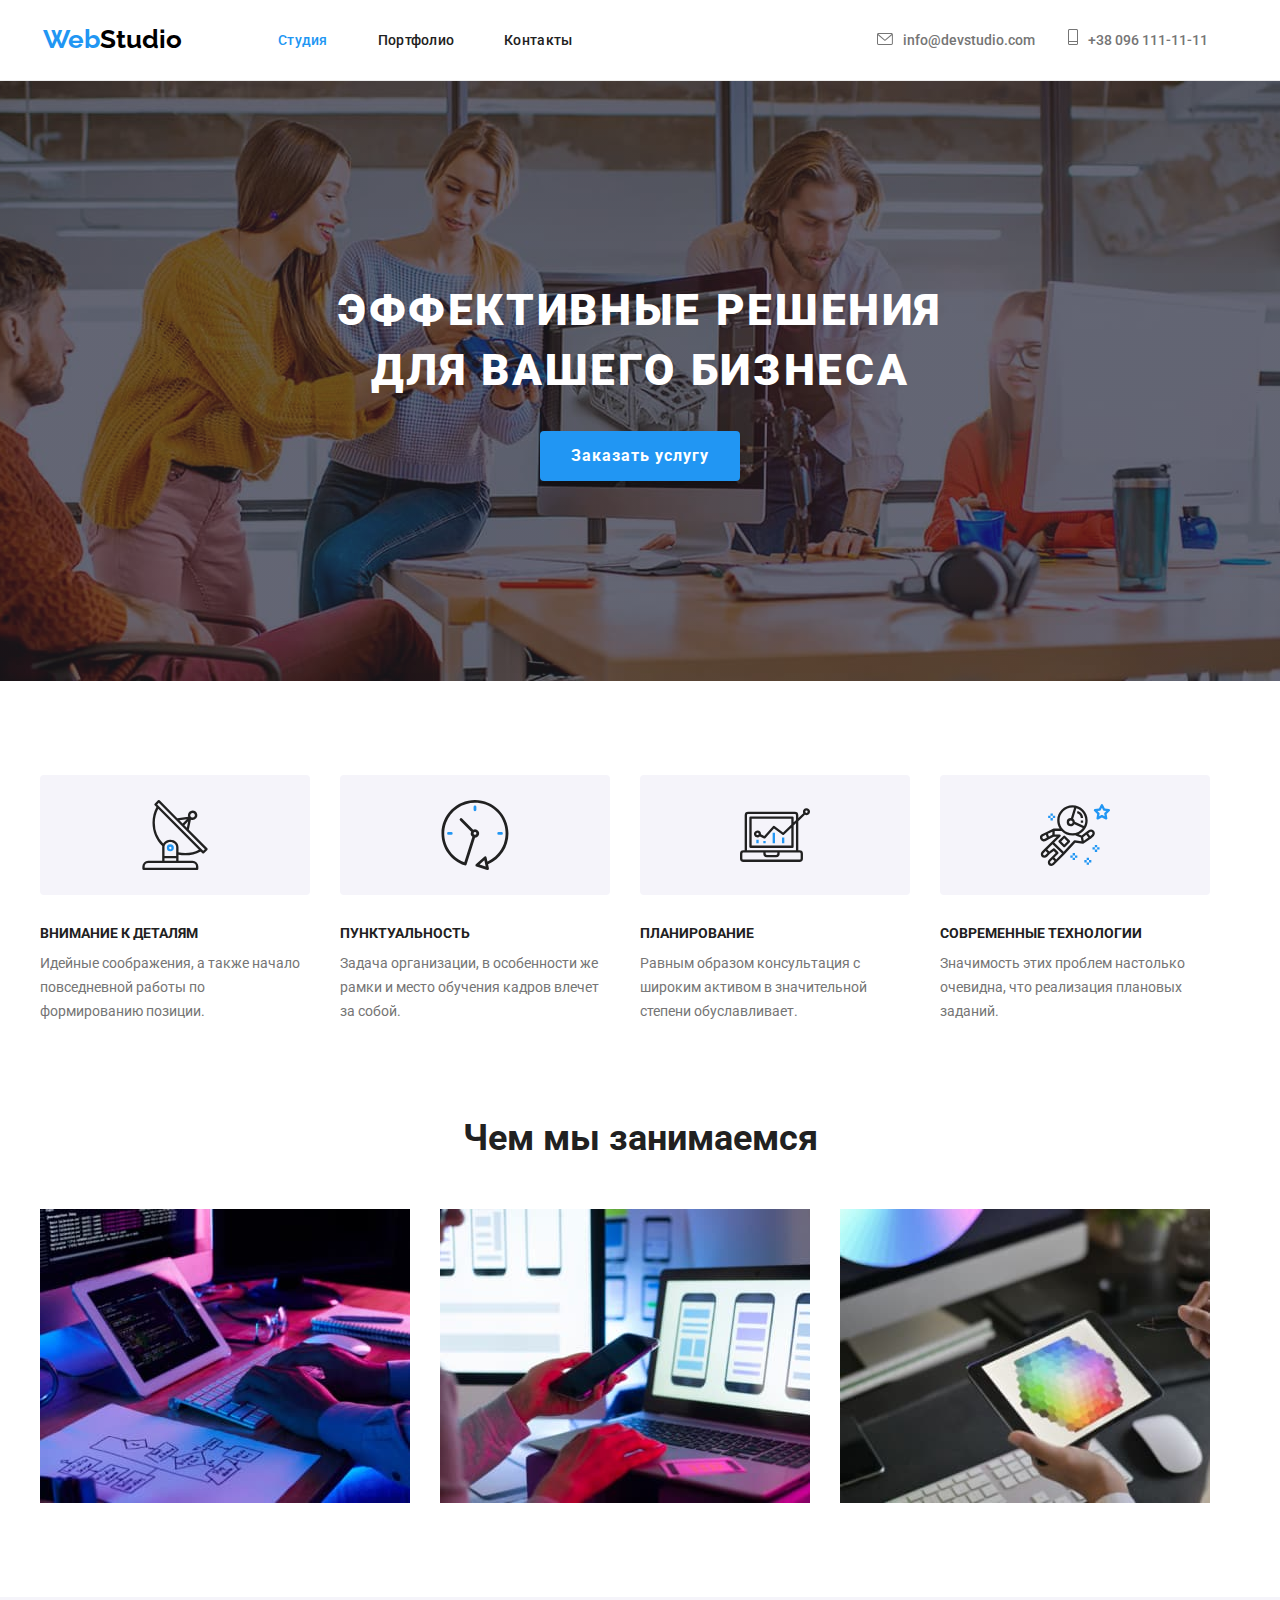
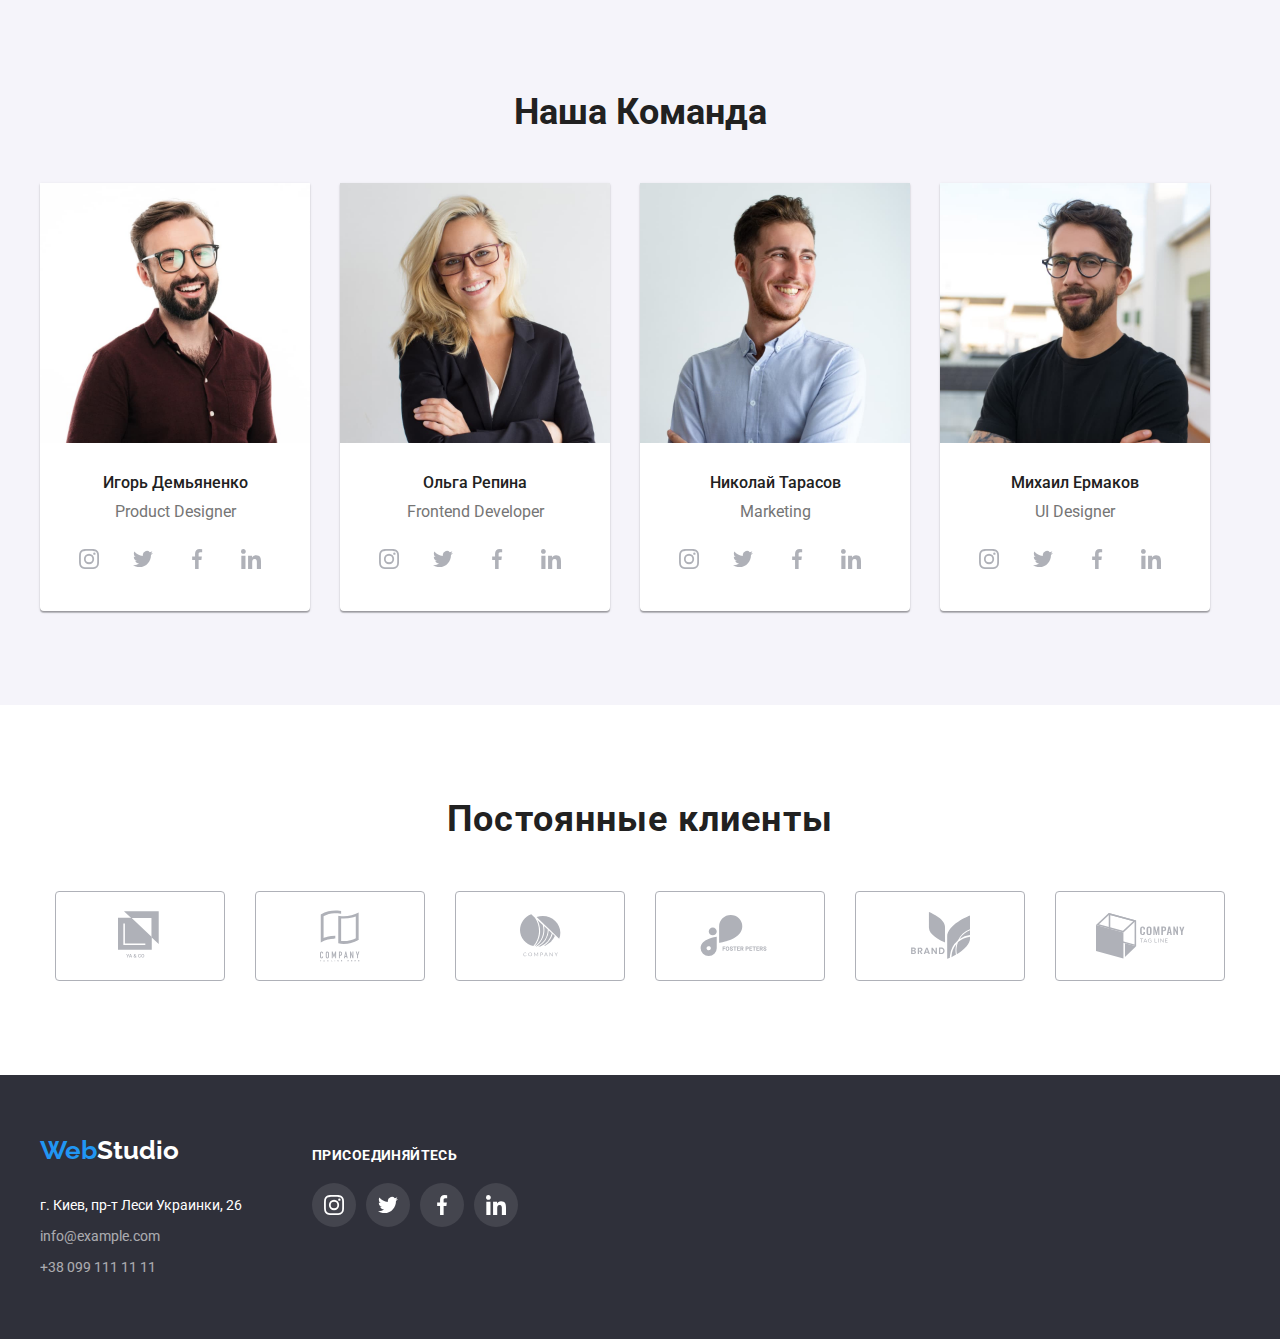
<file: index.html>
<!DOCTYPE html>
<html lang="ru">
<head>
    <meta charset="UTF-8">
    <meta name="viewport" content="width=device-width, initial-scale=1.0">
    <title>Веб Студия</title>

<!-- подключаем шрифты -->
<link rel="preconnect" href="https://fonts.gstatic.com">
<link href="https://fonts.googleapis.com/css2?family=Raleway:wght@700&family=Roboto:wght@400;500;700;900&display=swap"
      rel="stylesheet">

<!-- подключаем normalize и CSS -->
<link rel="stylesheet" href="https://cdnjs.cloudflare.com/ajax/libs/modern-normalize/1.0.0/modern-normalize.min.css">
<link rel="stylesheet" href="./css/style.css">

</head>
<body> 
    <header class="header">
    <div class="container">
     <div class="container-logo">
      <a href="./index.html"><span class="header-logo-web">Web</span><span class="header-logo-studio">Studio</span></a>
    </div> 
      <nav class="navigation">
       <ul class="navigation-list">
            <li class="navigation-list-item"> 
                <a class="header-navigation-list-link curentpage" href="./index.html"> Студия </a> 
            </li>
            <li class="navigation-list-item"> 
                <a class="header-navigation-list-link" href="./portfolio.html"> Портфолио </a>
             </li>
            <li class="navigation-list-item"> 
                <a class="header-navigation-list-link" href="#"> Контакты </a>
             </li>
       </ul>
 </nav>
<address class="address">
       <a href="mailto:info@devstudio.com" class="header-email-link">
        <svg class="ico-mail">
            <use href="./images/icon.svg#envelope">
            </use>
        </svg>info@devstudio.com
     </a>
     <a href="tel:+380991111111" class="header-tel-link">
         <svg class="ico-tel">
            <use href="./images/icon.svg#Vector">
            </use>
        </svg>+38 096 111-11-11
     </a>
</address> 
</div>
</header>

<main>
    
<!-- hero -->
<section class="hero">
     <div> 
    <h1 class="hero-title">Эффективные решения для вашего бизнеса</h1>
    <button type="button" class="hero-button">Заказать услугу</button>
     </div> 
</section>

<!-- Особенности -->
<section class="features">
    <div class="container">
     <ul class="features-list">
        <li class="features-item indent">
            <div class="features-icon-box">
                <svg class="features-icon">
                    <use href="./images/icon.svg#antenna"></use>
                </svg>
            </div>
            <h3 class="features-item-head">Внимание к деталям</h3>
             <p class="features-item-text">Идейные соображения, а также начало повседневной работы по формированию позиции.</p>
        </li>
         <li class="features-item indent">
                <div class="features-icon-box">
                    <svg class="features-icon">
                        <use href="./images/icon.svg#clock"></use>
                    </svg>
                </div>
             <h3 class="features-item-head">Пунктуальность</h3>
             <p class="features-item-text">Задача организации, в особенности же рамки и место обучения кадров влечет за собой.</p>
        </li>
        <li class="features-item indent">
            <div class="features-icon-box">
                <svg class="features-icon">
                    <use href="./images/icon.svg#diagram"></use>
                </svg>
            </div>
             <h3 class="features-item-head">Планирование</h3>
             <p class="features-item-text">Равным образом консультация с широким активом в значительной степени обуславливает.</p>
        </li>
        <li class="features-item">
            <div class="features-icon-box">
                <svg class="features-icon">
                    <use href="./images/icon.svg#astronaut"></use>
                </svg>
            </div>
             <h3 class="features-item-head">Современные технологии</h3>
             <p class="features-item-text">Значимость этих проблем настолько очевидна, что реализация плановых заданий.</p>
        </li>
    </ul>
</div>
</section>

<!-- Чем мы занимаемся -->
<section class="whatwedo">
    <div class="container">
    <h2 class="whatwedo-head">Чем мы занимаемся</h2>
    <ul class="whatwedo-list">
        <li class="indent"> <img src="images/box1.jpg" alt="Программирование" width="370" height="294"> </li>
        <li class="indent"> <img src="images/box2.jpg" alt="Создание мобильных приложений" width="370" height="294"> </li>
        <li class="indent"> <img src="images/box3.jpg" alt="Разработка дизайна" width="370" height="294"> </li>
    </ul>
    </div>
</section>

<!-- Наша Команда -->
<section class="ourteam"> 
    <div class="container">
     <h2 class="ourteam-head">Наша Команда</h2>
      <ul class="ourteam-list">
             <li class="container-item indent"> 
                <img class="ourteam-img" src="images/img01.jpg" alt="Product Designer" width="270" height="260"> 
                <div class="container-ourteam">
                   <h3 class="ourteam-card-head">Игорь Демьяненко</h3>
                   <p lang="en" class="ourteam-card-text">Product Designer</p>
                </div>
                 <ul class="card-social-icon">
                    <li class="item-social-icon">
                        <a href="" class="social-icon">
                            <svg class="svg-icon">
                                <use href="./images/icon.svg#instagram"></use>
                            </svg>
                        </a>
                    </li>
                
                    <li class="item-social-icon">
                        <a href="" class="social-icon">
                            <svg class="svg-icon">
                                <use href="./images/icon.svg#twitter"></use>
                            </svg>
                        </a>
                    </li>
                
                    <li class="item-social-icon">
                        <a href="" class="social-icon">
                            <svg class="svg-icon">
                                <use href="./images/icon.svg#facebook"></use>
                            </svg>
                        </a>
                    </li>
                
                    <li class="item-social-icon">
                        <a href="" class="social-icon">
                            <svg class="svg-icon">
                                <use href="./images/icon.svg#linkedin"></use>
                            </svg>
                        </a>
                    </li>
                </ul>
            
            </li>
            <li class="container-item indent"> 
                <img class="ourteam-img" src="images/img02.jpg" alt="Frontend Developer" width="270" height="260"> 
                <div class="container-ourteam">
                     <h3 class="ourteam-card-head">Ольга Репина</h3>
                     <p lang="en" class="ourteam-card-text">Frontend Developer</p>
                </div> 
            <ul class="card-social-icon">
                <li class="item-social-icon">
                    <a href="" class="social-icon">
                        <svg class="svg-icon">
                            <use href="./images/icon.svg#instagram"></use>
                        </svg>
                    </a>
                </li>
            
                <li class="item-social-icon">
                    <a href="" class="social-icon">
                        <svg class="svg-icon">
                            <use href="./images/icon.svg#twitter"></use>
                        </svg>
                    </a>
                </li>
            
                <li class="item-social-icon">
                    <a href="" class="social-icon">
                        <svg class="svg-icon">
                            <use href="./images/icon.svg#facebook"></use>
                        </svg>
                    </a>
                </li>
            
                <li class="item-social-icon">
                    <a href="" class="social-icon">
                        <svg class="svg-icon">
                            <use href="./images/icon.svg#linkedin"></use>
                        </svg>
                    </a>
                </li>
            </ul>
            </li>
            <li class="container-item indent">
                <img class="ourteam-img" src="images/img03.jpg" alt="Marketing" width="270" height="260">
                <div class="container-ourteam">
                    <h3 class="ourteam-card-head">Николай Тарасов</h3>
                    <p lang="en" class="ourteam-card-text">Marketing</p>
                </div>
                <ul class="card-social-icon">
                    <li class="item-social-icon">
                        <a href="" class="social-icon">
                            <svg class="svg-icon">
                                <use href="./images/icon.svg#instagram"></use>
                            </svg>
                        </a>
                    </li>
                
                    <li class="item-social-icon">
                        <a href="" class="social-icon">
                            <svg class="svg-icon">
                                <use href="./images/icon.svg#twitter"></use>
                            </svg>
                        </a>
                    </li>
                
                    <li class="item-social-icon">
                        <a href="" class="social-icon">
                            <svg class="svg-icon">
                                <use href="./images/icon.svg#facebook"></use>
                            </svg>
                        </a>
                    </li>
                
                    <li class="item-social-icon">
                        <a href="" class="social-icon">
                            <svg class="svg-icon">
                                <use href="./images/icon.svg#linkedin"></use>
                            </svg>
                        </a>
                    </li>
                </ul>
            </li>
            <li class="container-item">
                <img class="ourteam-img" src="images/img04.jpg" alt="UI Designer" width="270" height="260">
                <div class="container-ourteam">
                    <h3 class="ourteam-card-head">Михаил Ермаков</h3>
                    <p lang="en" class="ourteam-card-text">UI Designer</p>
                </div>
                <ul class="card-social-icon">
                    <li class="item-social-icon">
                        <a href="" class="social-icon">
                            <svg class="svg-icon">
                                <use href="./images/icon.svg#instagram"></use>
                            </svg>
                        </a>
                    </li>
                
                    <li class="item-social-icon">
                        <a href="" class="social-icon">
                            <svg class="svg-icon">
                                <use href="./images/icon.svg#twitter"></use>
                            </svg>
                        </a>
                    </li>
                
                    <li class="item-social-icon">
                        <a href="" class="social-icon">
                            <svg class="svg-icon">
                                <use href="./images/icon.svg#facebook"></use>
                            </svg>
                        </a>
                    </li>
                
                    <li class="item-social-icon">
                        <a href="" class="social-icon">
                            <svg class="svg-icon">
                                <use href="./images/icon.svg#linkedin"></use>
                            </svg>
                        </a>
                    </li>
                </ul>
            </li>
      </ul>
    </div>
     </section>
</main>

<!-- Постоянные клиенты-->
<section class="clients">
    <!--контейнер постоянные клиенты-->
    <div class="conteiner-clients">
        <!--оглавления секции-->
        <h2 class="header-client">Постоянные клиенты</h2>
        <!--список иконок постоянных клиентов-->
        <ul class="list-client-icon">
            <li class="item-client-icon">
                <a href="" class="link-icon">
                    <svg class="logo-1">
                        <use href="./images/icon.svg#logo-1"></use>
                    </svg>
                </a>
            </li>

            <li class="item-client-icon">
                <a href="" class="link-icon">
                    <svg class="logo-2">
                        <use href="./images/icon.svg#logo-2"></use>
                    </svg>
                </a>
            </li>

            <li class="item-client-icon">
                <a href="" class="link-icon">
                    <svg class="logo-3">
                        <use href="./images/icon.svg#logo-3"></use>
                    </svg>
                </a>
            </li>

            <li class="item-client-icon">
                <a href="" class="link-icon">
                    <svg class="logo-4">
                        <use href="./images/icon.svg#logo-4"></use>
                    </svg>
                </a>
            </li>

            <li class="item-client-icon">
                <a href="" class="link-icon">
                    <svg class="logo-5">
                        <use href="./images/icon.svg#logo-5"></use>
                    </svg>
                </a>
            </li>

            <li class="item-client-icon">
                <a href="" class="link-icon">
                    <svg class="logo-6">
                        <use href="./images/icon.svg#logo-6"></use>
                    </svg>
                </a>
            </li>
        </ul>
    </div>
</section>

<!-- Подвал -->
<footer class="footer">
    <div class="container flex">
      <div class="contaсt-navigation">
       <a href="index.html"><span class="footer-logo-web">Web</span><span class="footer-logo-studio">Studio</span></a>
       <address>
        <ul class="footer-address-list">
            <li class="footer-address-location">
                <a href="https://goo.gl/maps/pXZyXXm4pR66iuyq8" class="footer-address-location-link">г. Киев, пр-т Леси Украинки, 26</a>
            </li>
            <li class="footer-address-contact">
                <a href="mailto:info@example.com" class="footer-address-contact-link">info@example.com</a>
            </li>
            <li class="footer-address-contact">
                <a href="tel:+380991111111" class="footer-address-contact-link">+38 099 111 11 11</a>
            </li>
        </ul>
       </address>
    </div>
    <div class="social">
        <p class="slogan">присоединяйтесь</p>
        <ul class="connect-list">
    
            <li class="connect-item">
                <a href="" class="connect-link">
                    <svg class="connect-icon">
                        <use href="./images/icon.svg#instagram"></use>
                    </svg>
                </a>
            </li>
    
            <li class="connect-item">
                <a href="" class="connect-link">
                    <svg class="connect-icon">
                        <use href="./images/icon.svg#twitter"></use>
                    </svg>
                </a>
            </li>
    
            <li class="connect-item">
                <a href="" class="connect-link">
                    <svg class="connect-icon">
                        <use href="./images/icon.svg#facebook"></use>
                    </svg>
                </a>
            </li>
    
            <li class="connect-item">
                <a href="" class="connect-link">
                    <svg class="connect-icon">
                        <use href="./images/icon.svg#linkedin"></use>
                    </svg>
                </a>
            </li>
    
        </ul>
    </div>
    </div>
</footer>
</body>
</html>
</file>
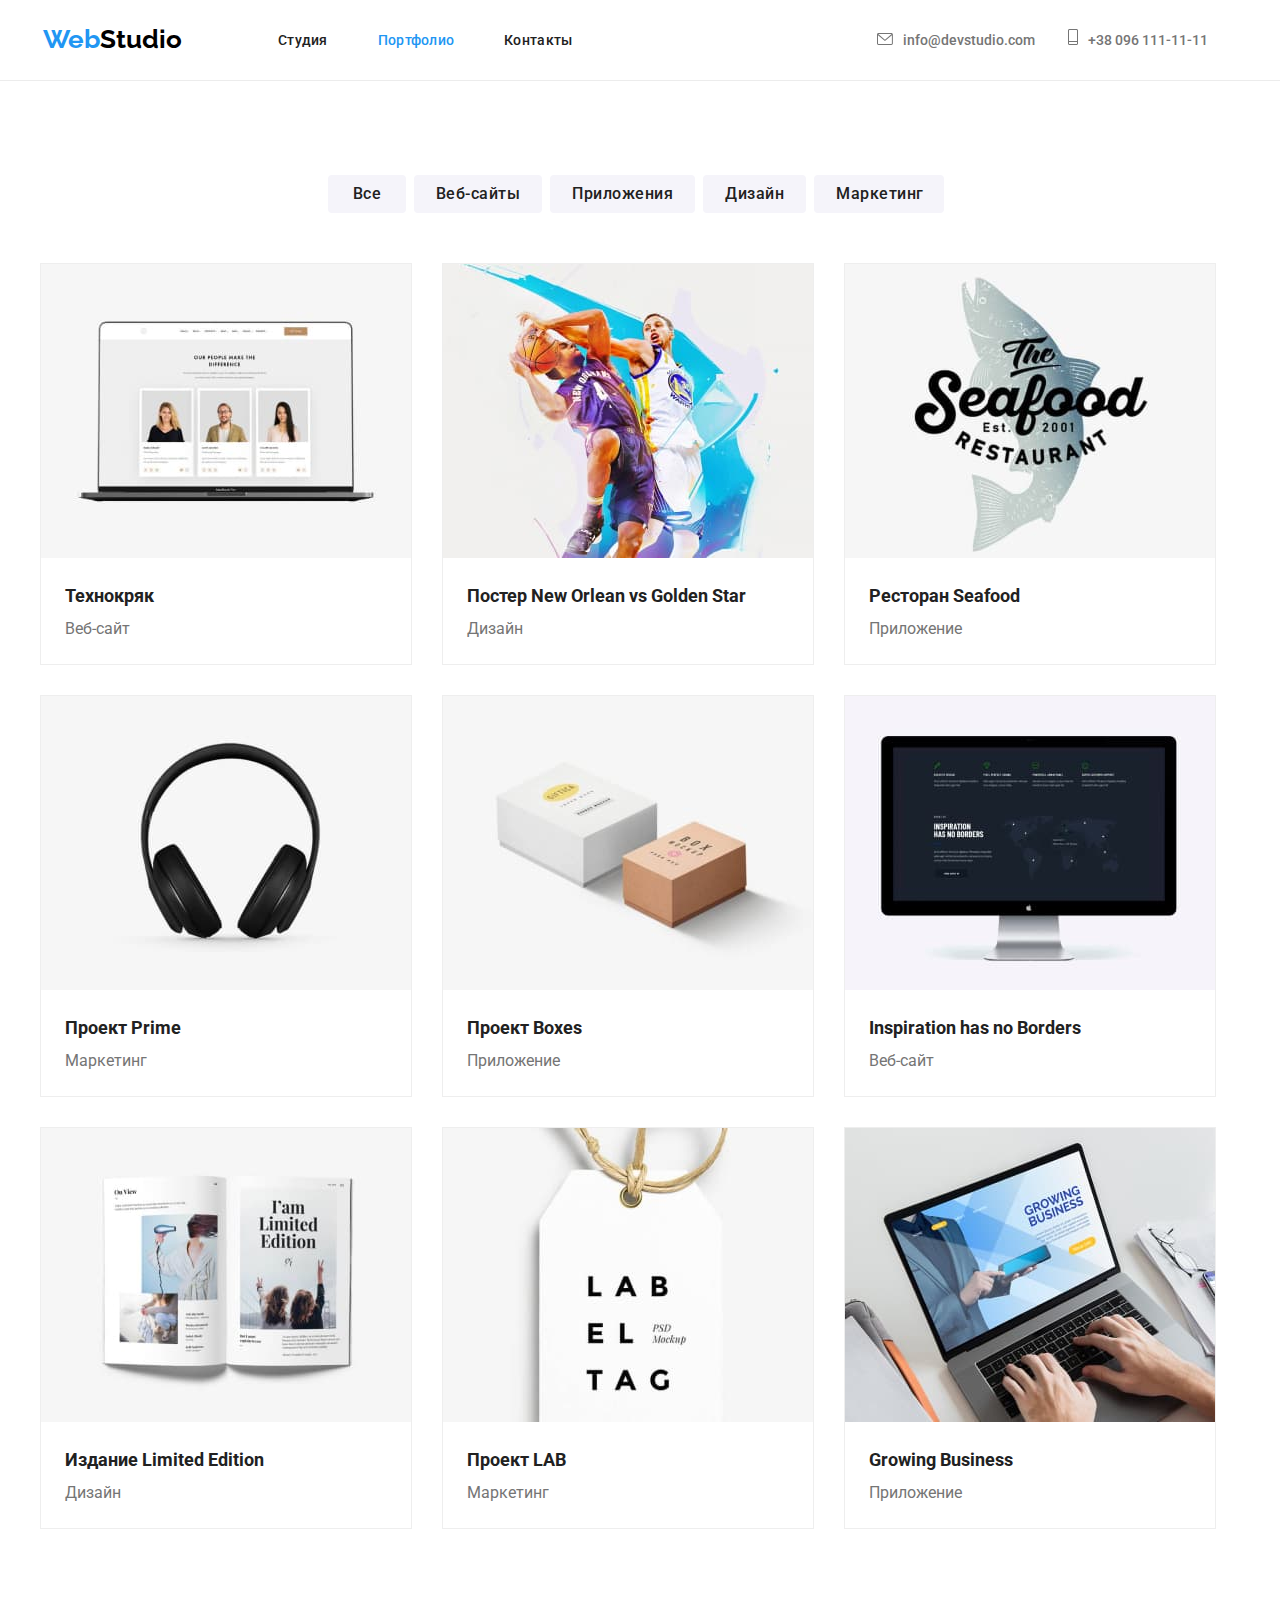
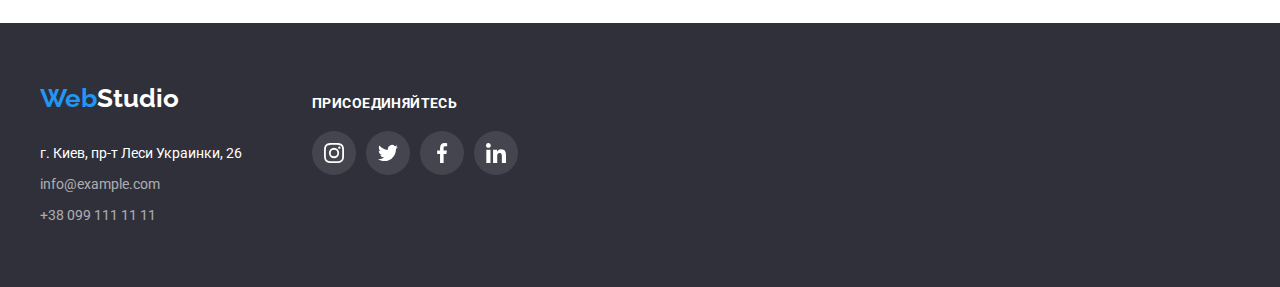
<file: portfolio.html>
<!DOCTYPE html>
<html lang="ru">
<head>
    <meta charset="UTF-8">
    <meta name="viewport" content="width=device-width, initial-scale=1.0">
    <title>Веб Студия-Портфолио</title>

<!-- подключаем шрифты -->
<link rel="preconnect" href="https://fonts.gstatic.com">
<link href="https://fonts.googleapis.com/css2?family=Raleway:wght@700&family=Roboto:wght@400;500;700;900&display=swap"
    rel="stylesheet">

<!-- подключаем normalize и CSS -->
<!-- <link rel="stylesheet" href="./css/modern-normalize.css"> -->
<link rel="stylesheet" href="https://cdnjs.cloudflare.com/ajax/libs/modern-normalize/1.0.0/modern-normalize.min.css">
<link rel="stylesheet" href="./css/style.css">

</head>
<body>
     <header class="header">
     <div class="container">
     <div class="container-logo">
         <a href="./index.html"><span class="header-logo-web">Web</span><span class="header-logo-studio">Studio</span></a>
            </div>
            <nav class="navigation">
                <ul class="navigation-list">
                    <li class="navigation-list-item">
                        <a class="header-navigation-list-link" href="./index.html"> Студия </a>
                    </li>
                    <li class="navigation-list-item">
                        <a class="header-navigation-list-link curentpage" href="./portfolio.html"> Портфолио </a>
                    </li>
                    <li class="navigation-list-item">
                        <a class="header-navigation-list-link" href="#"> Контакты </a>
                    </li>
                </ul>
            </nav>
        <address class="address">
            <a href="mailto:info@devstudio.com" class="header-email-link">
                <svg class="ico-mail">
                    <use href="./images/icon.svg#envelope">
                    </use>
                </svg>info@devstudio.com
            </a>
            <a href="tel:+380991111111" class="header-tel-link">
                <svg class="ico-tel">
                    <use href="./images/icon.svg#Vector">
                    </use>
                </svg>+38 096 111-11-11
            </a>
        </address>
        </div>
        </header>

<main>
<h1 class="visually-hidden">Портфолио</h1>


<section class="portfolio-section">
   <div class="container"> 
<h2 class="visually-hidden">Список портфолио</h2>
<!--заглавие фильтр-->

<!-- !!! задать в спокойном состоянии фон и цвет и hover + focus -->
<ul class="portfolio-navigation-list">
    <li> <button type="button" class="pbutton all pbtn">Все</button>
    </li>
    <li> <button type="button" class="pbutton website pbtn">Веб-сайты</button>
    </li>
    <li> <button type="button" class="pbutton application pbtn">Приложения</button>
    </li>
    <li> <button type="button" class="pbutton design pbtn">Дизайн</button>
    </li>
    <li> <button type="button" class="pbutton marketing pbtn">Маркетинг</button>
    </li>
</ul>

<!---проэкты--> 
<ul class="projects-section">
    <li>
        <a href="#" class="navigation-list-link">
        <img src="images/01technocryak.jpg" alt="Ноутбук с изображением веб сайта" width="370" height="294" >
        <div class="container-projects">
        <h3 class="portfolio-card-head">Технокряк</h3>
        <p class="portfolio-card-text">Веб-сайт</p>
        </div>
        </a>
    </li>
    <li>
        <a href="#"  class="navigation-list-link">
        <img src="images/02posterneworlean.jpg" alt="Два баскетболиста" width="370" height="294">
        <div class="container-projects">
        <h3 class="portfolio-card-head">Постер New Orlean vs Golden Star</h3>
        <p class="portfolio-card-text">Дизайн</p>
        </div>
        </a>
    </li>
    <li>
        <a href="#"  class="navigation-list-link">
        <img src="images/03restaurantseafood.jpg" alt="Рекламный банер ресторана" width="370" height="294">
        <div class="container-projects">
        <h3 class="portfolio-card-head">Ресторан Seafood</h3>
        <p class="portfolio-card-text">Приложение</p>
        </div>
        </a>
    </li>
    <li>
        <a href="#"  class="navigation-list-link">
        <img src="images/04projectprime.jpg" alt="Чёрные наушники" width="370" height="294">
        <div class="container-projects">
        <h3 class="portfolio-card-head">Проект Prime</h3>
        <p class="portfolio-card-text">Маркетинг</p>
        </div>
        </a>
    </li>
<li>
    <a href="#"  class="navigation-list-link">
    <img src="images/05projectboxes.jpg" alt="Две коробки белая и коричневая" width="370" height="294">
    <div class="container-projects">
    <h3 class="portfolio-card-head">Проект Boxes</h3>
    <p class="portfolio-card-text">Приложение</p>
    </div>
    </a>
</li>
<li>
    <a href="#"  class="navigation-list-link">
    <img src="images/06inspiration.jpg" alt="Монитор с изображением" width="370" height="294">
    <div class="container-projects">
    <h3 class="portfolio-card-head">Inspiration has no Borders</h3>
    <p class="portfolio-card-text">Веб-сайт</p>
    </div>
    </a>
</li>
<li>
    <a href="#"  class="navigation-list-link">
    <img src="images/07publishlimitededition.jpg" alt="Открытая книга" width="370" height="294">
    <div class="container-projects">
    <h3 class="portfolio-card-head">Издание Limited Edition</h3>
    <p class="portfolio-card-text">Дизайн</p>
    </div>
    </a>
</li>
<li>
    <a href="#"  class="navigation-list-link">
    <img src="images/08projectlab.jpg" alt="Белая этикетка с надписью LAB EL TAG" width="370" height="294">
    <div class="container-projects">
    <h3 class="portfolio-card-head">Проект LAB</h3>
    <p class="portfolio-card-text">Маркетинг</p>
    </div>
    </a>
</li>
<li>
    <a href="#"  class="navigation-list-link">
    <img src="images/09growingbusiness.jpg" alt="Ноутбук на рабочем столе с открытым приложением" width="370" height="294">
    <div class="container-projects">
    <h3 class="portfolio-card-head">Growing Business</h3>
    <p class="portfolio-card-text">Приложение</p>
    </div>
    </a>
</li>
</ul>
</div>
</section>
   
 </main>

<!-- Подвал -->
<footer class="footer">
    <div class="container flex">
        <div class="contaсt-navigation">
            <a href="index.html"><span class="footer-logo-web">Web</span><span
                    class="footer-logo-studio">Studio</span></a>
            <address>
                <ul class="footer-address-list">
                    <li class="footer-address-location">
                        <a href="https://goo.gl/maps/pXZyXXm4pR66iuyq8" class="footer-address-location-link">г. Киев,
                            пр-т Леси Украинки, 26</a>
                    </li>
                    <li class="footer-address-contact">
                        <a href="mailto:info@example.com" class="footer-address-contact-link">info@example.com</a>
                    </li>
                    <li class="footer-address-contact">
                        <a href="tel:+380991111111" class="footer-address-contact-link">+38 099 111 11 11</a>
                    </li>
                </ul>
            </address>
        </div>
        <div class="social">
            <p class="slogan">присоединяйтесь</p>
            <ul class="connect-list">

                <li class="connect-item">
                    <a href="" class="connect-link">
                        <svg class="connect-icon">
                            <use href="./images/icon.svg#instagram"></use>
                        </svg>
                    </a>
                </li>

                <li class="connect-item">
                    <a href="" class="connect-link">
                        <svg class="connect-icon">
                            <use href="./images/icon.svg#twitter"></use>
                        </svg>
                    </a>
                </li>

                <li class="connect-item">
                    <a href="" class="connect-link">
                        <svg class="connect-icon">
                            <use href="./images/icon.svg#facebook"></use>
                        </svg>
                    </a>
                </li>

                <li class="connect-item">
                    <a href="" class="connect-link">
                        <svg class="connect-icon">
                            <use href="./images/icon.svg#linkedin"></use>
                        </svg>
                    </a>
                </li>

            </ul>
        </div>
    </div>
</footer>
</body>
</html>
</file>
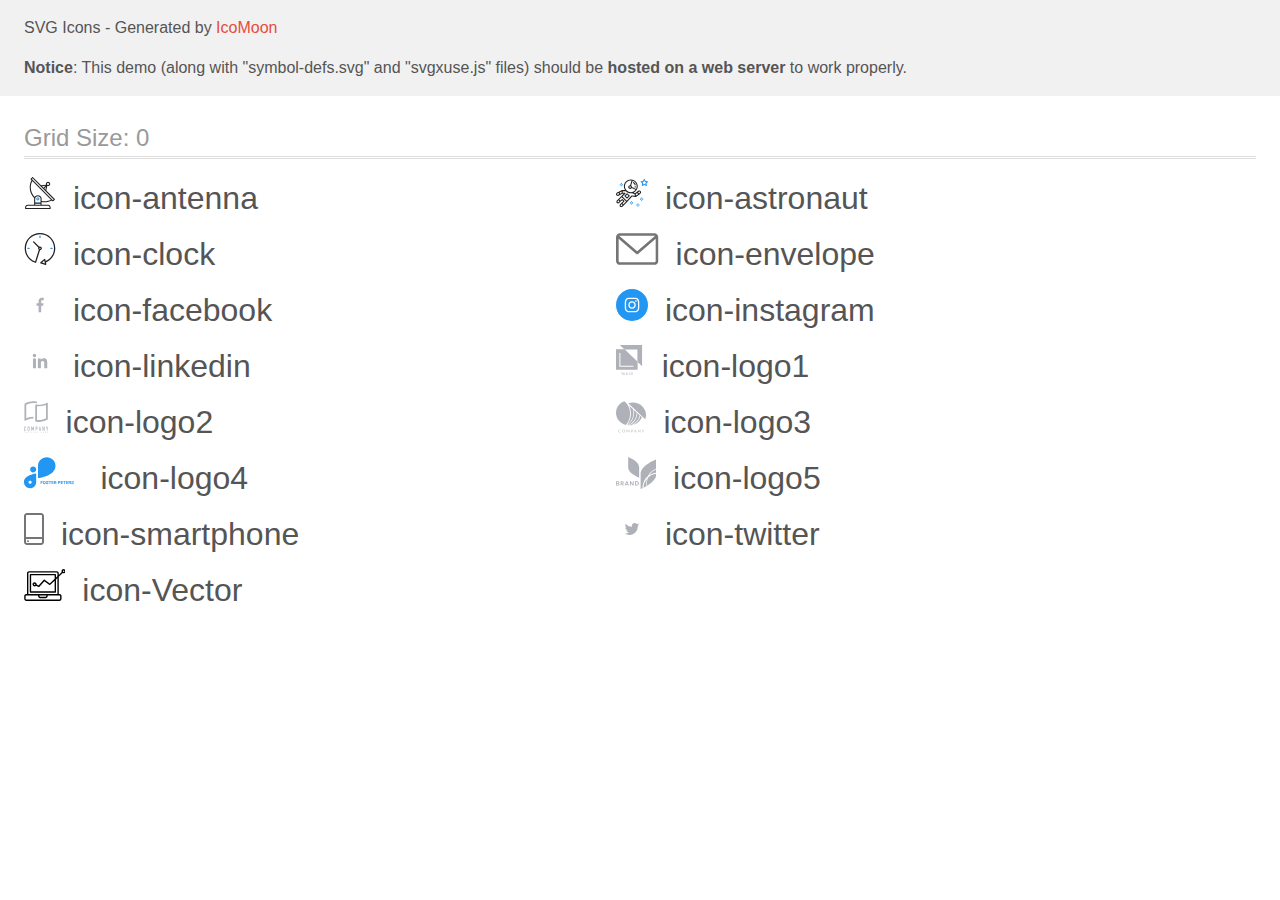
<file: images/icomoon/demo-external-svg.html>
<!doctype html>
<html>
<head>
    <title>IcoMoon - SVG Icons</title>
    <meta charset="utf-8">
    <meta name="viewport" content="width=device-width, initial-scale=1">
    <link rel="stylesheet" href="demo-files/demo.css">
    <link rel="stylesheet" href="style.css">
</head>
<body>
<header class="bgc1 clearfix">
<div class="mhl">
    <p>SVG Icons - Generated by <a href="https://icomoon.io/app">IcoMoon</a></p><p><strong>Notice</strong>: This demo (along with "symbol-defs.svg" and "svgxuse.js" files) should be <b>hosted on a web server</b> to work properly.</p>
</div>
</header>
    <div class="clearfix mhl ptl">
        <h1 class="mvm mtn fgc1">Grid Size: 0</h1>
        <div class="glyph fs1">
            <div class="clearfix pbs">
                <svg class="icon icon-antenna"><use xlink:href="symbol-defs.svg#icon-antenna"></use></svg><span class="name"> icon-antenna</span>
            </div>
        </div>
        <div class="glyph fs1">
            <div class="clearfix pbs">
                <svg class="icon icon-astronaut"><use xlink:href="symbol-defs.svg#icon-astronaut"></use></svg><span class="name"> icon-astronaut</span>
            </div>
        </div>
        <div class="glyph fs1">
            <div class="clearfix pbs">
                <svg class="icon icon-clock"><use xlink:href="symbol-defs.svg#icon-clock"></use></svg><span class="name"> icon-clock</span>
            </div>
        </div>
        <div class="glyph fs1">
            <div class="clearfix pbs">
                <svg class="icon icon-envelope"><use xlink:href="symbol-defs.svg#icon-envelope"></use></svg><span class="name"> icon-envelope</span>
            </div>
        </div>
        <div class="glyph fs1">
            <div class="clearfix pbs">
                <svg class="icon icon-facebook"><use xlink:href="symbol-defs.svg#icon-facebook"></use></svg><span class="name"> icon-facebook</span>
            </div>
        </div>
        <div class="glyph fs1">
            <div class="clearfix pbs">
                <svg class="icon icon-instagram"><use xlink:href="symbol-defs.svg#icon-instagram"></use></svg><span class="name"> icon-instagram</span>
            </div>
        </div>
        <div class="glyph fs1">
            <div class="clearfix pbs">
                <svg class="icon icon-linkedin"><use xlink:href="symbol-defs.svg#icon-linkedin"></use></svg><span class="name"> icon-linkedin</span>
            </div>
        </div>
        <div class="glyph fs1">
            <div class="clearfix pbs">
                <svg class="icon icon-logo1"><use xlink:href="symbol-defs.svg#icon-logo1"></use></svg><span class="name"> icon-logo1</span>
            </div>
        </div>
        <div class="glyph fs1">
            <div class="clearfix pbs">
                <svg class="icon icon-logo2"><use xlink:href="symbol-defs.svg#icon-logo2"></use></svg><span class="name"> icon-logo2</span>
            </div>
        </div>
        <div class="glyph fs1">
            <div class="clearfix pbs">
                <svg class="icon icon-logo3"><use xlink:href="symbol-defs.svg#icon-logo3"></use></svg><span class="name"> icon-logo3</span>
            </div>
        </div>
        <div class="glyph fs1">
            <div class="clearfix pbs">
                <svg class="icon icon-logo4"><use xlink:href="symbol-defs.svg#icon-logo4"></use></svg><span class="name"> icon-logo4</span>
            </div>
        </div>
        <div class="glyph fs1">
            <div class="clearfix pbs">
                <svg class="icon icon-logo5"><use xlink:href="symbol-defs.svg#icon-logo5"></use></svg><span class="name"> icon-logo5</span>
            </div>
        </div>
        <div class="glyph fs1">
            <div class="clearfix pbs">
                <svg class="icon icon-smartphone"><use xlink:href="symbol-defs.svg#icon-smartphone"></use></svg><span class="name"> icon-smartphone</span>
            </div>
        </div>
        <div class="glyph fs1">
            <div class="clearfix pbs">
                <svg class="icon icon-twitter"><use xlink:href="symbol-defs.svg#icon-twitter"></use></svg><span class="name"> icon-twitter</span>
            </div>
        </div>
        <div class="glyph fs1">
            <div class="clearfix pbs">
                <svg class="icon icon-Vector"><use xlink:href="symbol-defs.svg#icon-Vector"></use></svg><span class="name"> icon-Vector</span>
            </div>
        </div>
  </div>
<script defer src="svgxuse.js"></script>
</body>
</html>
</file>
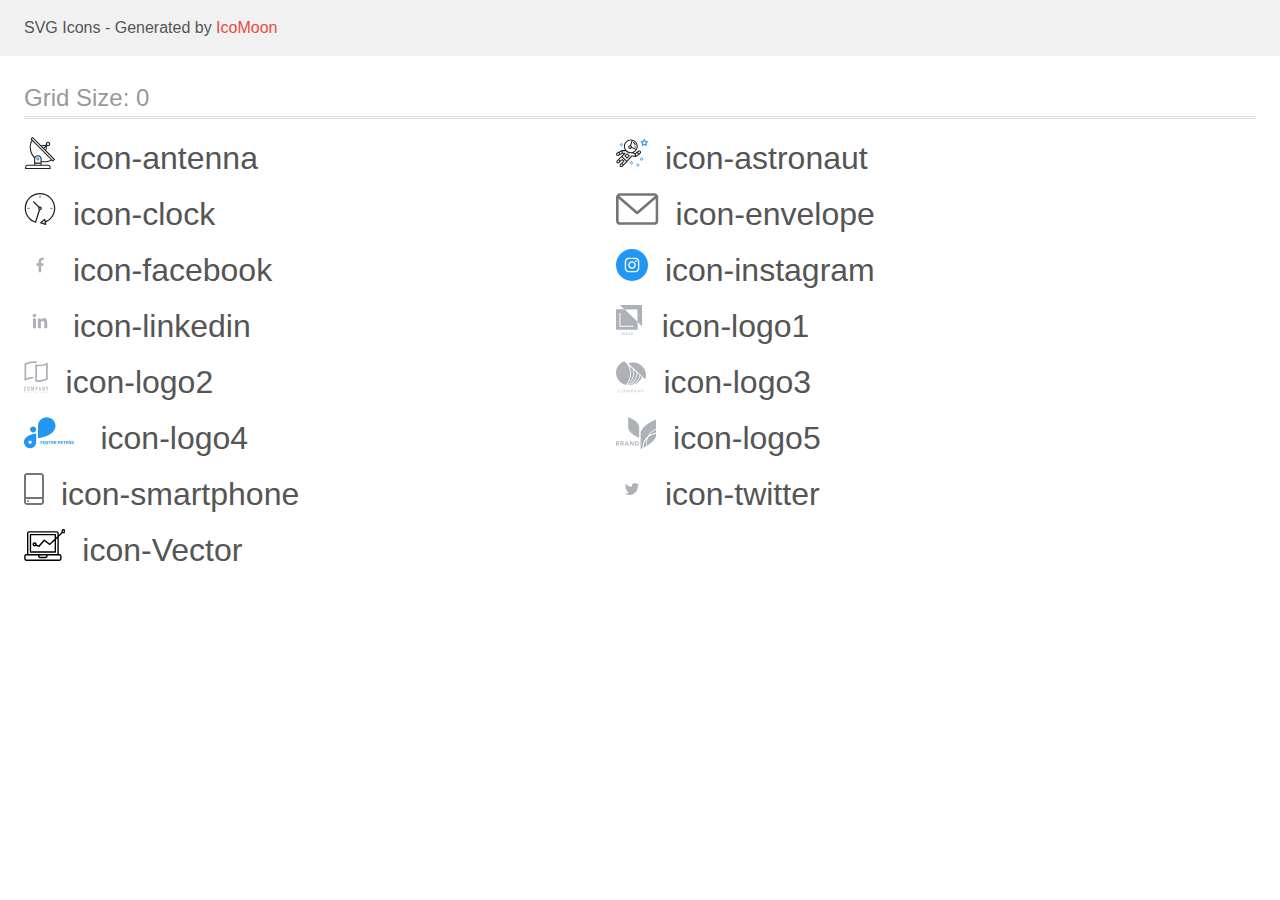
<file: images/icomoon/demo.html>
<!doctype html>
<html>
<head>
    <title>IcoMoon - SVG Icons</title>
    <meta charset="utf-8">
    <meta name="viewport" content="width=device-width, initial-scale=1">
    <link rel="stylesheet" href="demo-files/demo.css">
    <link rel="stylesheet" href="style.css">
</head>
<body>
<svg aria-hidden="true" style="position: absolute; width: 0; height: 0; overflow: hidden;" version="1.1" xmlns="http://www.w3.org/2000/svg" xmlns:xlink="http://www.w3.org/1999/xlink">
<defs>
<symbol id="icon-antenna" viewBox="0 0 32 32">
<path fill="#212121" style="fill: var(--color1, #212121)" d="M30.773 22.098l-8.443-8.505 0.937-4.616c0.225 0.090 0.485 0.144 0.758 0.146h0.007c0.008 0 0.017 0 0.026 0 1.192 0 2.159-0.967 2.159-2.159s-0.967-2.159-2.159-2.159c-1.192 0-2.159 0.967-2.159 2.159 0 0.259 0.046 0.508 0.13 0.739l-0.005-0.015-4.96 0.606-8.091-8.133c-0.096-0.098-0.229-0.159-0.376-0.16h-0c-0.14 0.001-0.274 0.057-0.373 0.155l-1.512 1.504c-0.096 0.097-0.156 0.23-0.156 0.377s0.060 0.281 0.156 0.377v0l0.814 0.825c-1.143 2.062-1.816 4.522-1.816 7.139 0 4.106 1.656 7.824 4.336 10.525l-0.001-0.001c0.043 0.041 0.092 0.074 0.146 0.097-0.032 0.164-0.051 0.353-0.052 0.546v6.188h-6.4c-1.472 0.001-2.666 1.194-2.667 2.666v1.067c0 0.295 0.239 0.534 0.534 0.534h24.534c0.294 0 0.533-0.239 0.533-0.534v-1.067c-0.002-1.472-1.195-2.665-2.666-2.666h-6.4v-2.742c0.915 0.201 1.968 0.317 3.047 0.32h0.002c2.58-0.003 5.005-0.663 7.117-1.822l-0.077 0.039 0.818 0.823c0.099 0.101 0.235 0.159 0.376 0.16 0.14-0.001 0.274-0.057 0.373-0.155l1.512-1.504c0.096-0.097 0.156-0.23 0.156-0.377s-0.060-0.281-0.156-0.377v0zM23.28 6.233c0.193-0.192 0.459-0.31 0.752-0.31 0.589 0 1.067 0.478 1.067 1.066s-0.477 1.066-1.067 1.066c-0 0-0 0-0.001 0h-0.003c-0.587-0.003-1.061-0.479-1.061-1.066 0-0.295 0.12-0.563 0.314-0.756l0-0h-0.002zM22.024 9.737l-0.598 2.946-1.175-1.183 1.774-1.763zM21.419 8.835l-1.92 1.909-1.486-1.493 3.406-0.416zM24.004 28.8c0.884 0 1.6 0.716 1.6 1.6v0 0.534h-23.466v-0.534c0-0.884 0.716-1.6 1.6-1.6v0h20.267zM16.538 26.666v1.067h-5.334v-1.067h5.334zM11.204 25.6v-4.053c0-1.294 1.196-2.346 2.667-2.346s2.667 1.053 2.667 2.346v4.053h-5.334zM17.604 23.904v-2.357c0-1.882-1.675-3.413-3.733-3.413-0.017-0-0.038-0-0.058-0-1.353 0-2.54 0.707-3.213 1.771l-0.009 0.016c-2.36-2.482-3.812-5.846-3.812-9.55 0-2.314 0.567-4.496 1.569-6.414l-0.036 0.077 18.602 18.709c-1.823 0.947-3.979 1.502-6.266 1.502-1.079 0-2.128-0.124-3.136-0.357l0.093 0.018zM28.893 23.22l-21.057-21.181 0.754-0.752 7.935 7.98c0.004 0 0.006 0.007 0.009 0.010l13.115 13.191-0.757 0.752z"></path>
<path fill="#2196f3" style="fill: var(--color2, #2196f3)" d="M13.876 20.267h-0.005c-0.001 0-0.002 0-0.002 0-0.884 0-1.6 0.716-1.6 1.6s0.715 1.599 1.597 1.6h0.005c0.001 0 0.001 0 0.002 0 0.884 0 1.6-0.716 1.6-1.6s-0.715-1.599-1.598-1.6h-0zM14.249 22.245c-0.096 0.096-0.229 0.155-0.376 0.155-0.295 0-0.534-0.239-0.534-0.534s0.238-0.533 0.532-0.533h0c0.293 0.002 0.53 0.24 0.53 0.533 0 0.148-0.060 0.281-0.157 0.378v0h0.005z"></path>
</symbol>
<symbol id="icon-astronaut" viewBox="0 0 32 32">
<path fill="#2196f3" style="fill: var(--color2, #2196f3)" d="M31.974 4.524c-0.064-0.191-0.227-0.332-0.427-0.362l-0.003-0-1.911-0.278-0.855-1.731c-0.179-0.365-0.777-0.365-0.956 0l-0.855 1.731-1.911 0.278c-0.26 0.039-0.457 0.26-0.457 0.528 0 0.15 0.062 0.285 0.161 0.382l1.383 1.348-0.326 1.903c-0.034 0.2 0.048 0.402 0.212 0.522 0.166 0.12 0.383 0.135 0.562 0.040l1.709-0.899 1.709 0.899c0.072 0.038 0.157 0.061 0.247 0.061 0.295 0 0.534-0.239 0.534-0.534 0-0.031-0.003-0.062-0.008-0.092l0 0.003-0.326-1.903 1.383-1.348c0.099-0.097 0.161-0.233 0.161-0.382 0-0.059-0.009-0.115-0.027-0.168l0.001 0.004zM29.511 5.851c-0.126 0.122-0.183 0.299-0.153 0.472l0.191 1.114-1-0.526c-0.072-0.039-0.158-0.062-0.249-0.062s-0.177 0.023-0.252 0.063l0.003-0.001-1 0.526 0.191-1.114c0.005-0.027 0.008-0.059 0.008-0.091 0-0.149-0.061-0.285-0.16-0.381l-0-0-0.811-0.789 1.119-0.163c0.174-0.025 0.324-0.134 0.402-0.292l0.5-1.013 0.5 1.013c0.078 0.158 0.228 0.267 0.402 0.292l1.119 0.162-0.809 0.79zM26.134 20.522h-1.067v1.067h1.067v-1.067zM26.134 22.656h-1.067v1.066h1.067v-1.066zM27.2 21.589h-1.067v1.067h1.067v-1.067zM25.067 21.589h-1.067v1.067h1.067v-1.067zM22.4 26.389h-1.067v1.067h1.067v-1.067zM22.4 28.523h-1.067v1.067h1.067v-1.067zM23.467 27.456h-1.067v1.067h1.067v-1.067zM21.334 27.456h-1.067v1.067h1.067v-1.067zM16 24.256h-1.066v1.067h1.066v-1.067zM16 26.389h-1.066v1.067h1.066v-1.067zM17.067 25.322h-1.067v1.067h1.067v-1.067zM14.934 25.322h-1.067v1.067h1.067v-1.067zM5.867 6.122h-1.066v1.066h1.066v-1.066zM5.867 8.256h-1.066v1.066h1.066v-1.066zM6.933 7.189h-1.067v1.067h1.066v-1.067zM4.8 7.189h-1.067v1.067h1.067v-1.067z"></path>
<path fill="#212121" style="fill: var(--color1, #212121)" d="M24.715 14.16c-0.28-0.376-0.698-0.636-1.179-0.703l-0.009-0.001c-0.076-0.012-0.164-0.018-0.254-0.018-0.411 0-0.789 0.139-1.090 0.373l0.004-0.003-1.253 0.96-1.898 1.417-1.358-0.541c2.421-1.086 4.113-3.508 4.113-6.32 0-3.823-3.122-6.934-6.961-6.934s-6.961 3.11-6.961 6.934c0 1.386 0.415 2.674 1.12 3.759l-2.768-0.024c-0.009 0-0.016 0.005-0.023 0.005-0.057 0.003-0.11 0.014-0.159 0.033l0.004-0.001c-0.013 0.005-0.026 0.007-0.038 0.013-0.006 0.003-0.013 0.003-0.019 0.006l-3.233 1.596c-0 0-0.001 0-0.001 0.001l-1.893 0.91c-0.024 0.011-0.045 0.023-0.064 0.036l0.001-0.001c-0.482 0.324-0.795 0.867-0.795 1.483 0 0.297 0.073 0.577 0.201 0.823l-0.005-0.010c0.22 0.424 0.592 0.742 1.043 0.885l0.013 0.003c0.161 0.053 0.345 0.083 0.537 0.083 0.308 0 0.598-0.078 0.851-0.216l-0.009 0.005 1.388-0.738 2.264-1.169 1.357-0.008-5.442 5.415c0 0.001-0.001 0.001-0.001 0.001l-1.339 1.333c-0.303 0.299-0.491 0.714-0.491 1.173 0 0.002 0 0.003 0 0.005v-0c0.002 0.919 0.748 1.664 1.667 1.664 0.001 0 0.002 0 0.002 0h-0c0.428 0 0.854-0.162 1.18-0.485l1.314-1.309 1.741-1.3 0.901 0.897-3.102 3.088c-0.303 0.299-0.491 0.715-0.491 1.174 0 0.001 0 0.003 0 0.004v-0c0 0.445 0.174 0.864 0.49 1.179 0.302 0.3 0.717 0.485 1.176 0.485 0.001 0 0.002 0 0.003 0h-0c0.427 0 0.855-0.162 1.18-0.485l4.488-4.472c0.007-0.006 0.016-0.009 0.022-0.016l5.166-5.658 3.471 0.494c0.025 0.004 0.050 0.006 0.075 0.006 0.064 0 0.127-0.016 0.187-0.038 0.017-0.006 0.032-0.015 0.049-0.023 0.019-0.010 0.039-0.015 0.058-0.027l3.213-2.133c0.012-0.008 0.018-0.021 0.029-0.030 0.013-0.010 0.029-0.014 0.041-0.026l1.271-1.191c0.348-0.326 0.564-0.787 0.564-1.3 0-0.4-0.132-0.769-0.355-1.066l0.003 0.005zM2.13 17.77c-0.098 0.054-0.215 0.086-0.34 0.086-0.078 0-0.153-0.013-0.224-0.036l0.005 0.001c-0.294-0.093-0.504-0.364-0.504-0.683 0-0.236 0.114-0.445 0.29-0.575l0.002-0.001 1.314-0.632 0.316 0.924 0.133 0.389-0.992 0.527zM5.627 15.942l-1.548 0.8-0.255-0.746-0.184-0.537 2.027-1.001-0.040 1.484zM20.727 9.322c0 0.918-0.219 1.785-0.599 2.56l-4.181-1.899c-0.044-0.575-0.342-1.072-0.782-1.384l-0.006-0.004 1.464-4.86c2.377 0.756 4.104 2.974 4.104 5.588zM8.938 9.322c0-3.235 2.644-5.867 5.894-5.867 0.253 0 0.5 0.022 0.745 0.053l-1.432 4.753c-0.019 0-0.037-0.006-0.057-0.006-0 0-0.001 0-0.001 0-1.032 0-1.869 0.835-1.872 1.867v0c0.003 1.031 0.84 1.867 1.872 1.867 0 0 0 0 0.001 0h-0c0.695 0 1.295-0.383 1.618-0.944l3.863 1.755c-1.075 1.446-2.795 2.389-4.737 2.389-3.25 0-5.894-2.632-5.894-5.867zM14.895 10.122c0 0.441-0.362 0.8-0.806 0.8-0 0-0.001 0-0.001 0-0.443 0-0.802-0.358-0.804-0.8v-0c0-0.441 0.361-0.8 0.806-0.8s0.806 0.359 0.806 0.8zM2.464 25.146c-0.11 0.109-0.261 0.176-0.428 0.176s-0.317-0.067-0.427-0.175l0 0c-0.109-0.108-0.176-0.257-0.176-0.422s0.067-0.314 0.176-0.422l0-0 0.962-0.959 0.852 0.848-0.959 0.955zM5.678 28.88c-0.11 0.109-0.261 0.176-0.428 0.176s-0.317-0.067-0.427-0.175l0 0c-0.109-0.108-0.176-0.257-0.176-0.422s0.067-0.314 0.176-0.422l0-0 0.963-0.959 0.852 0.848-0.96 0.955zM9.16 25.411l-0.001 0.001-1.765 1.76-0.852-0.848 1.765-1.757c0.040-0.040 0.065-0.088 0.090-0.136 0.007-0.014 0.020-0.026 0.026-0.040 0.016-0.041 0.019-0.085 0.026-0.128 0.003-0.025 0.014-0.048 0.014-0.073 0-0.035-0.013-0.070-0.020-0.105-0.006-0.032-0.006-0.064-0.019-0.096-0.025-0.053-0.055-0.098-0.092-0.138l0 0c-0.010-0.012-0.014-0.027-0.025-0.038h-0.001s0-0.001-0.001-0.002l-1.607-1.6c-0.017-0.017-0.039-0.024-0.058-0.038-0.025-0.021-0.054-0.040-0.084-0.057l-0.003-0.001c-0.026-0.013-0.058-0.023-0.090-0.031l-0.003-0.001c-0.030-0.009-0.065-0.017-0.101-0.020l-0.002-0c-0.007-0-0.015-0.001-0.023-0.001-0.026 0-0.051 0.002-0.075 0.005l0.003-0c-0.036 0.005-0.069 0.009-0.104 0.021-0.036 0.013-0.067 0.028-0.096 0.046l0.002-0.001c-0.020 0.011-0.043 0.015-0.061 0.029l-1.774 1.324-0.901-0.897 2.399-2.386 4.36 4.289-0.928 0.919zM15.979 18.394c-0.016-0.002-0.030 0.004-0.046 0.003-0.008-0-0.017-0.001-0.027-0.001-0.031 0-0.062 0.003-0.092 0.008l0.003-0c-0.070 0.011-0.132 0.035-0.187 0.070l0.002-0.001c-0.031 0.019-0.058 0.039-0.083 0.062l0-0c-0.013 0.011-0.028 0.016-0.040 0.029l-4.698 5.146-4.328-4.256 2.833-2.818c0.096-0.097 0.156-0.23 0.156-0.377 0-0.295-0.239-0.534-0.534-0.534-0.001 0-0.001 0-0.002 0h0l-2.219 0.013 0.028-1.607 3.104 0.027c1.264 1.297 3.027 2.101 4.978 2.101 0.001 0 0.002 0 0.003 0h-0c0.438 0 0.864-0.046 1.28-0.122 0.040 0.032 0.080 0.064 0.129 0.085l2.41 0.96 0.152 0.759 0.178 0.885-3.003-0.427zM20.020 18.572l-0.313-1.558 1.446-1.080 0.946 1.257-2.080 1.381zM23.773 15.741l-0.837 0.785-0.931-1.237 0.831-0.637c0.155-0.119 0.351-0.168 0.543-0.143 0.193 0.027 0.364 0.128 0.48 0.284 0.088 0.117 0.141 0.265 0.141 0.426 0 0.206-0.087 0.391-0.226 0.521l-0 0z"></path>
<path fill="#212121" style="fill: var(--color1, #212121)" d="M13.602 18.544l-2.143-2.134c-0.096-0.096-0.229-0.155-0.376-0.155s-0.28 0.059-0.376 0.155l-2.143 2.133c-0.097 0.097-0.156 0.23-0.156 0.378s0.060 0.281 0.156 0.378l-0-0 2.142 2.134c0.096 0.096 0.229 0.156 0.376 0.156s0.28-0.059 0.376-0.156v0l2.143-2.134c0.097-0.097 0.157-0.23 0.157-0.378s-0.060-0.281-0.157-0.378l-0-0zM11.083 20.303l-1.387-1.381 1.386-1.381 1.387 1.381-1.387 1.381zM17.164 5.071l-0.258 1.036c0.071 0.018 1.738 0.452 1.738 2.149h1.067c0-2.017-1.666-2.965-2.547-3.184zM19.711 9.322h-1.067v1.066h1.067v-1.066z"></path>
</symbol>
<symbol id="icon-clock" viewBox="0 0 32 32">
<path fill="#212121" style="fill: var(--color1, #212121)" d="M31.296 15.301c-0.001-8.452-6.855-15.303-15.308-15.301s-15.303 6.855-15.301 15.308c0.002 6.788 4.422 12.543 10.54 14.545l0.108 0.031c0.061 0.019 0.123 0.029 0.187 0.029 0.12 0 0.238-0.032 0.342-0.094 0.135-0.080 0.236-0.207 0.283-0.357l3.865-12.25c1.054-0.004 1.906-0.859 1.906-1.913 0-1.056-0.856-1.913-1.913-1.913-0.303 0-0.59 0.071-0.845 0.196l0.011-0.005-5.106-5.107c-0.114-0.11-0.271-0.179-0.443-0.179-0.352 0-0.638 0.286-0.638 0.638 0 0.172 0.068 0.328 0.179 0.443l-0-0 5.103 5.109c-0.121 0.241-0.191 0.525-0.191 0.825 0 0.602 0.283 1.137 0.724 1.481l0.004 0.003-3.683 11.673c-7.278-2.681-11.004-10.754-8.324-18.032s10.754-11.004 18.032-8.323c7.278 2.681 11.004 10.754 8.323 18.032-1.345 3.581-4.003 6.406-7.374 7.938l-0.088 0.036-0.398-1.874c-0.063-0.291-0.318-0.506-0.624-0.506-0.163 0-0.313 0.061-0.425 0.163l0.001-0.001-3.837 3.426c-0.132 0.117-0.214 0.287-0.214 0.477 0 0.283 0.185 0.524 0.441 0.606l0.005 0.001 4.899 1.563c0.058 0.020 0.126 0.031 0.196 0.031 0.352 0 0.637-0.285 0.637-0.637 0-0.047-0.005-0.093-0.015-0.138l0.001 0.004-0.391-1.839c5.528-2.374 9.329-7.772 9.329-14.057 0-0.011 0-0.023-0-0.034v0.002zM15.992 14.664c0.352 0 0.638 0.286 0.638 0.638s-0.285 0.638-0.638 0.638v0c-0.352 0-0.638-0.286-0.638-0.638s0.286-0.638 0.638-0.638v0zM18.092 29.528l2.184-1.948 0.603 2.84-2.787-0.892z"></path>
<path fill="#2196f3" style="fill: var(--color2, #2196f3)" d="M15.354 3.185v1.275c0 0.352 0.286 0.638 0.638 0.638s0.638-0.285 0.638-0.638v0-1.275c0-0.352-0.285-0.638-0.638-0.638s-0.638 0.285-0.638 0.638v0zM3.876 14.664c-0.352 0-0.638 0.286-0.638 0.638s0.285 0.638 0.638 0.638h1.275c0.352 0 0.638-0.286 0.638-0.638s-0.285-0.638-0.638-0.638h-1.275zM28.108 15.939c0.352 0 0.638-0.286 0.638-0.638s-0.285-0.638-0.638-0.638h-1.275c-0.352 0-0.638 0.286-0.638 0.638s0.285 0.638 0.638 0.638h1.275z"></path>
</symbol>
<symbol id="icon-envelope" viewBox="0 0 43 32">
<path fill="#757575" style="fill: var(--color3, #757575)" d="M38.667 0h-34.667c-2.205 0-4 1.795-4 4v24c0 2.205 1.795 4 4 4h34.667c2.205 0 4-1.795 4-4v-24c0-2.205-1.795-4-4-4zM38.667 2.667c0.181 0 0.355 0.037 0.512 0.104l-17.845 15.467-17.845-15.467c0.151-0.065 0.327-0.104 0.512-0.104h34.667zM38.667 29.333h-34.667c-0.736 0-1.333-0.597-1.333-1.333v0-22.413l17.792 15.421c0.233 0.203 0.539 0.327 0.875 0.327s0.642-0.124 0.876-0.328l-0.002 0.001 17.792-15.421v22.413c0 0.736-0.597 1.333-1.333 1.333v0z"></path>
</symbol>
<symbol id="icon-facebook" viewBox="0 0 32 32">
<path fill="#fff" style="fill: var(--color4, #fff)" d="M32 16c0 0.006 0 0.013 0 0.020 0 4.412-1.791 8.405-4.686 11.293l-0 0c-2.888 2.895-6.881 4.687-11.293 4.687-0.007 0-0.014 0-0.021 0h0.001c-0.006 0-0.013 0-0.020 0-4.412 0-8.405-1.791-11.293-4.686l-0-0c-2.895-2.888-4.687-6.881-4.687-11.293 0-0.007 0-0.014 0-0.021v0.001c0-0.006 0-0.013 0-0.020 0-4.412 1.791-8.405 4.686-11.293l0-0c2.888-2.895 6.881-4.687 11.293-4.687 0.007 0 0.014 0 0.021 0h-0.001c0.006 0 0.013 0 0.020 0 4.412 0 8.405 1.791 11.293 4.686l0 0c2.895 2.888 4.687 6.881 4.687 11.293 0 0.007 0 0.014 0 0.021v-0.001z"></path>
<path fill="#afb1b8" style="fill: var(--color5, #afb1b8)" d="M18.422 11.142h1.329v-2.313c-0.56-0.065-1.21-0.102-1.868-0.102-0.024 0-0.047 0-0.071 0h0.004c-1.915 0-3.226 1.204-3.226 3.418v2.036h-2.113v2.585h2.113v6.505h2.59v-6.505h2.028l0.321-2.585h-2.349v-1.782c0-0.747 0.201-1.258 1.243-1.258z"></path>
</symbol>
<symbol id="icon-instagram" viewBox="0 0 32 32">
<path fill="#2196f3" style="fill: var(--color2, #2196f3)" d="M32 16c0 0.006 0 0.013 0 0.020 0 4.412-1.791 8.405-4.686 11.293l-0 0c-2.888 2.895-6.881 4.687-11.293 4.687-0.007 0-0.014 0-0.021 0h0.001c-0.006 0-0.013 0-0.020 0-4.412 0-8.405-1.791-11.293-4.686l-0-0c-2.895-2.888-4.687-6.881-4.687-11.293 0-0.007 0-0.014 0-0.021v0.001c0-0.006 0-0.013 0-0.020 0-4.412 1.791-8.405 4.686-11.293l0-0c2.888-2.895 6.881-4.687 11.293-4.687 0.007 0 0.014 0 0.021 0h-0.001c0.006 0 0.013 0 0.020 0 4.412 0 8.405 1.791 11.293 4.686l0 0c2.895 2.888 4.687 6.881 4.687 11.293 0 0.007 0 0.014 0 0.021v-0.001z"></path>
<path fill="#fff" style="fill: var(--color4, #fff)" d="M23.258 13.004c-0.033-0.773-0.159-1.304-0.337-1.764-0.193-0.505-0.479-0.936-0.841-1.29l-0.001-0.001c-0.354-0.36-0.784-0.645-1.263-0.83l-0.024-0.008c-0.463-0.179-0.991-0.304-1.764-0.337-0.778-0.037-1.025-0.046-3.001-0.046s-2.222 0.009-2.998 0.043c-0.773 0.033-1.304 0.159-1.764 0.338-0.505 0.193-0.936 0.479-1.29 0.84l-0.001 0.001c-0.36 0.354-0.645 0.784-0.83 1.263l-0.008 0.024c-0.18 0.463-0.304 0.991-0.338 1.764-0.037 0.778-0.046 1.025-0.046 3.001s0.009 2.222 0.043 2.998c0.034 0.773 0.159 1.304 0.338 1.764 0.194 0.505 0.48 0.935 0.84 1.29l0.001 0c0.364 0.369 0.804 0.656 1.287 0.838 0.463 0.18 0.992 0.305 1.764 0.338 0.776 0.034 1.023 0.043 2.998 0.043s2.222-0.009 2.998-0.043c0.773-0.033 1.304-0.159 1.764-0.337 0.981-0.386 1.742-1.148 2.12-2.104l0.009-0.025c0.179-0.463 0.304-0.992 0.338-1.764 0.034-0.776 0.042-1.023 0.042-2.998s-0.003-2.222-0.036-2.998zM21.949 18.943c-0.032 0.711-0.151 1.094-0.25 1.349-0.251 0.637-0.745 1.131-1.365 1.376l-0.016 0.006c-0.255 0.099-0.641 0.218-1.349 0.249-0.767 0.034-0.997 0.043-2.938 0.043s-2.174-0.009-2.938-0.043c-0.711-0.031-1.094-0.151-1.35-0.25-0.328-0.122-0.606-0.307-0.834-0.542l-0.001-0.001c-0.235-0.229-0.42-0.508-0.538-0.819l-0.005-0.016c-0.099-0.256-0.218-0.642-0.249-1.35-0.034-0.767-0.043-0.998-0.043-2.938s0.009-2.175 0.043-2.938c0.031-0.711 0.151-1.094 0.249-1.35 0.122-0.328 0.308-0.608 0.545-0.835l0.001-0.001c0.229-0.235 0.509-0.42 0.821-0.537l0.016-0.005c0.255-0.099 0.641-0.218 1.349-0.25 0.767-0.033 0.998-0.042 2.938-0.042 1.943 0 2.174 0.008 2.938 0.042 0.711 0.031 1.094 0.151 1.35 0.25 0.315 0.116 0.602 0.301 0.835 0.543 0.241 0.236 0.426 0.52 0.543 0.836 0.099 0.255 0.218 0.641 0.249 1.349 0.034 0.767 0.043 0.997 0.043 2.938s-0.009 2.167-0.043 2.935z"></path>
<path fill="#fff" style="fill: var(--color4, #fff)" d="M16.027 12.265c-0 0-0 0-0.001 0-2.064 0-3.737 1.673-3.737 3.737s1.673 3.737 3.737 3.737c2.064 0 3.737-1.673 3.737-3.737 0-0 0-0 0-0.001v0c-0-2.064-1.673-3.736-3.737-3.737h-0zM16.027 18.425c-1.339-0-2.424-1.085-2.424-2.424s1.085-2.424 2.424-2.424c0 0 0 0 0 0h-0c1.339 0 2.424 1.085 2.424 2.424s-1.085 2.424-2.424 2.424v0zM20.784 12.117c0 0.482-0.391 0.873-0.873 0.873s-0.873-0.391-0.873-0.873v0c0-0.482 0.391-0.873 0.873-0.873s0.873 0.391 0.873 0.873v0z"></path>
</symbol>
<symbol id="icon-linkedin" viewBox="0 0 32 32">
<path fill="#fff" style="fill: var(--color4, #fff)" d="M32 16c0 0.006 0 0.013 0 0.020 0 4.412-1.791 8.405-4.686 11.293l-0 0c-2.888 2.895-6.881 4.687-11.293 4.687-0.007 0-0.014 0-0.021 0h0.001c-0.006 0-0.013 0-0.020 0-4.412 0-8.405-1.791-11.293-4.686l-0-0c-2.895-2.888-4.687-6.881-4.687-11.293 0-0.007 0-0.014 0-0.021v0.001c0-0.006 0-0.013 0-0.020 0-4.412 1.791-8.405 4.686-11.293l0-0c2.888-2.895 6.881-4.687 11.293-4.687 0.007 0 0.014 0 0.021 0h-0.001c0.006 0 0.013 0 0.020 0 4.412 0 8.405 1.791 11.293 4.686l0 0c2.895 2.888 4.687 6.881 4.687 11.293 0 0.007 0 0.014 0 0.021v-0.001z"></path>
<path fill="#afb1b8" style="fill: var(--color5, #afb1b8)" d="M23.269 23.273h0.004v-5.335c0-2.609-0.562-4.62-3.613-4.62-1.466 0-2.451 0.804-2.852 1.567h-0.042v-1.324h-2.893v9.711h3.012v-4.808c0-1.266 0.24-2.491 1.808-2.491 1.545 0 1.567 1.445 1.567 2.572v4.728h3.009zM8.967 13.562h3.016v9.711h-3.016v-9.711zM10.474 8.727c-0.965 0-1.747 0.782-1.747 1.747v0c0 0.964 0.783 1.763 1.747 1.763s1.746-0.799 1.746-1.763c-0-0.964-0.782-1.746-1.746-1.747h-0z"></path>
</symbol>
<symbol id="icon-logo1" viewBox="0 0 29 32">
<path fill="#afb1b8" style="fill: var(--color5, #afb1b8)" d="M3.84 0l4.677 4.428h13.046v12.351l4.677 4.428v-21.206h-22.4z"></path>
<path fill="#afb1b8" style="fill: var(--color5, #afb1b8)" d="M0 4.241v20.6h21.76v-8.188l-13.105-12.407-8.655-0.005zM17.615 21.828h-14.172v-13.855h1.002v12.917h13.17v0.938zM6.266 28.662l0.524-1.078h0.438l-0.764 1.437v0.838h-0.397v-0.838l-0.764-1.437h0.439l0.524 1.078zM8.513 29.329h-0.881l-0.184 0.53h-0.411l0.859-2.275h0.355l0.861 2.275h-0.413l-0.186-0.53zM7.743 29.010h0.659l-0.33-0.944-0.33 0.944zM10.071 29.244c0-0.105 0.029-0.202 0.086-0.289 0.058-0.089 0.17-0.193 0.339-0.314-0.069-0.083-0.131-0.176-0.182-0.276l-0.004-0.008c-0.031-0.066-0.050-0.144-0.052-0.226v-0c0-0.179 0.054-0.319 0.163-0.422s0.254-0.156 0.437-0.156c0.166 0 0.301 0.049 0.406 0.147 0.106 0.097 0.16 0.218 0.16 0.361 0 0.001 0 0.002 0 0.003 0 0.096-0.027 0.186-0.074 0.262l0.001-0.002c-0.063 0.095-0.142 0.174-0.233 0.236l-0.003 0.002-0.155 0.113 0.44 0.518c0.063-0.125 0.095-0.264 0.095-0.417h0.33c0 0.28-0.065 0.509-0.196 0.689l0.334 0.396h-0.44l-0.128-0.152c-0.154 0.115-0.348 0.183-0.558 0.183-0.008 0-0.017-0-0.025-0l0.001 0c-0.225 0-0.405-0.060-0.54-0.179-0.124-0.11-0.202-0.27-0.202-0.447 0-0.007 0-0.014 0-0.021l-0 0.001zM10.824 29.587c0.128 0 0.248-0.043 0.359-0.128l-0.497-0.586-0.049 0.035c-0.125 0.095-0.188 0.203-0.188 0.325 0 0.105 0.034 0.191 0.102 0.256 0.066 0.061 0.156 0.099 0.254 0.099 0.006 0 0.013-0 0.019-0l-0.001 0zM10.614 28.121c0 0.088 0.054 0.197 0.161 0.33l0.173-0.118 0.049-0.039c0.059-0.052 0.097-0.128 0.097-0.212 0-0.003-0-0.006-0-0.009v0c0-0.001 0-0.001 0-0.002 0-0.059-0.026-0.112-0.067-0.149l-0-0c-0.042-0.040-0.099-0.064-0.162-0.064-0.003 0-0.006 0-0.009 0h0c-0.003-0-0.006-0-0.010-0-0.066 0-0.126 0.029-0.167 0.075l-0 0c-0.041 0.048-0.066 0.111-0.066 0.179 0 0.003 0 0.007 0 0.010v-0zM14.748 29.118c-0.023 0.243-0.113 0.432-0.269 0.568s-0.364 0.204-0.623 0.204c-0.181 0-0.341-0.043-0.48-0.128-0.139-0.089-0.248-0.214-0.317-0.362l-0.002-0.005c-0.074-0.16-0.117-0.347-0.117-0.544 0-0.003 0-0.005 0-0.008v0-0.212c0-0.214 0.038-0.403 0.114-0.567 0.077-0.164 0.186-0.29 0.326-0.378 0.143-0.089 0.307-0.133 0.494-0.133 0.251 0 0.453 0.068 0.606 0.205s0.243 0.329 0.268 0.578h-0.394c-0.019-0.163-0.067-0.281-0.144-0.353-0.076-0.073-0.188-0.109-0.336-0.109-0.172 0-0.304 0.063-0.397 0.189-0.092 0.125-0.138 0.309-0.141 0.552v0.202c0 0.246 0.044 0.433 0.132 0.563s0.218 0.194 0.387 0.194c0.155 0 0.272-0.035 0.35-0.105s0.128-0.186 0.148-0.348h0.394zM16.918 28.78c0 0.223-0.038 0.419-0.115 0.588-0.077 0.168-0.188 0.297-0.332 0.388-0.143 0.090-0.307 0.134-0.494 0.134-0.184 0-0.349-0.045-0.493-0.134-0.146-0.094-0.261-0.225-0.332-0.38l-0.002-0.006c-0.075-0.163-0.119-0.354-0.119-0.555 0-0.008 0-0.015 0-0.023v0.001-0.128c0-0.222 0.038-0.418 0.117-0.588s0.19-0.3 0.333-0.389c0.144-0.091 0.308-0.136 0.493-0.136s0.35 0.045 0.493 0.134c0.143 0.089 0.255 0.217 0.333 0.384s0.118 0.362 0.118 0.584v0.126zM16.522 28.662c0-0.252-0.048-0.445-0.143-0.58-0.085-0.123-0.225-0.202-0.384-0.202-0.007 0-0.015 0-0.022 0.001l0.001-0c-0.005-0-0.011-0-0.016-0-0.159 0-0.299 0.079-0.384 0.2l-0.001 0.002c-0.096 0.133-0.145 0.323-0.147 0.567v0.131c0 0.25 0.049 0.444 0.146 0.58s0.233 0.205 0.406 0.205c0.175 0 0.31-0.067 0.403-0.2 0.095-0.133 0.142-0.328 0.142-0.584v-0.118z"></path>
</symbol>
<symbol id="icon-logo2" viewBox="0 0 25 32">
<path fill="#afb1b8" style="fill: var(--color5, #afb1b8)" d="M10.447 1.806h0.084c0.156 0 0.324 0.015 0.49 0.030 0.734 0.052 1.463 0.162 2.18 0.329v-1.762c-0.652-0.172-1.42-0.299-2.207-0.357l-0.042-0.002c-0.254-0.020-0.571-0.035-0.889-0.043l-0.021-0h-0.263c-1.523 0.006-3.040 0.201-4.514 0.582-1.68 0.418-3.293 1.075-4.79 1.948v17.475c1.312-0.729 2.832-1.339 4.431-1.75l0.135-0.029c1.123-0.3 2.433-0.51 3.78-0.586l0.052-0.002h0.052c0.217-0.011 0.433-0.017 0.655-0.018v-1.791c-1.78 0.024-3.493 0.264-5.129 0.695l0.147-0.033c-0.603 0.157-1.185 0.326-1.731 0.513l-0.623 0.212v-13.626l0.266-0.128c1.89-0.918 4.096-1.513 6.425-1.649l0.047-0.002c0.008-0.001 0.018-0.001 0.028-0.001s0.019 0 0.029 0.001l-0.001-0c0.248-0.012 0.497-0.018 0.742-0.018h0.28c0.129 0.003 0.258 0.006 0.388 0.014z"></path>
<path fill="#afb1b8" style="fill: var(--color5, #afb1b8)" d="M14.837 3.651c-0.005 0-0.010 0-0.016 0-0.915 0-1.811-0.077-2.684-0.225l0.094 0.013c-0.277-0.047-0.55-0.103-0.814-0.164v17.275c1.12 0.277 2.271 0.412 3.425 0.404 1.607-0.007 3.162-0.218 4.644-0.61l-0.128 0.029c1.817-0.461 3.412-1.129 4.877-1.995l-0.085 0.047v-17.163c-1.311 0.728-2.83 1.338-4.429 1.751l-0.136 0.030c-1.551 0.399-3.146 0.603-4.746 0.609zM21.745 3.95l0.623-0.209v13.63l-0.266 0.129c-0.903 0.442-1.962 0.834-3.065 1.118l-0.119 0.026c-1.331 0.345-2.699 0.521-4.074 0.527-0.411 0-0.818-0.017-1.214-0.052l-0.426-0.038v-14.017l0.497 0.033c0.361 0.023 0.735 0.034 1.141 0.034 1.841-0.007 3.622-0.248 5.32-0.696l-0.147 0.033c0.581-0.154 1.158-0.326 1.731-0.518zM1.684 25.977c-0.167-0.173-0.401-0.281-0.661-0.281-0.011 0-0.023 0-0.034 0.001l0.002-0c-0.004-0-0.009-0-0.014-0-0.139 0-0.272 0.028-0.393 0.078l0.007-0.003c-0.237 0.095-0.42 0.28-0.51 0.512l-0.002 0.006c-0.049 0.123-0.073 0.254-0.071 0.386v2.335c-0.006 0.164 0.026 0.328 0.092 0.479 0.055 0.12 0.135 0.226 0.234 0.313 0.093 0.078 0.202 0.135 0.32 0.166 0.114 0.031 0.231 0.048 0.349 0.048 0.13 0.001 0.258-0.026 0.377-0.081 0.351-0.156 0.591-0.5 0.591-0.901v-0.261h-0.611v0.208c0 0.004 0 0.009 0 0.014 0 0.070-0.013 0.136-0.037 0.198l0.001-0.004c-0.021 0.052-0.051 0.095-0.089 0.132l-0 0c-0.070 0.054-0.159 0.088-0.255 0.089h-0c-0.011 0.001-0.023 0.002-0.036 0.002-0.103 0-0.194-0.050-0.25-0.127l-0.001-0.001c-0.051-0.082-0.082-0.182-0.082-0.289 0-0.008 0-0.016 0.001-0.024l-0 0.001v-2.177c-0.004-0.121 0.022-0.24 0.075-0.349 0.056-0.087 0.153-0.143 0.262-0.143 0.013 0 0.025 0.001 0.038 0.002l-0.001-0c0.003-0 0.007-0 0.012-0 0.107 0 0.201 0.052 0.26 0.131l0.001 0.001c0.063 0.082 0.101 0.187 0.101 0.3 0 0.005-0 0.009-0 0.014v-0.001 0.202h0.604v-0.238c0-0.003 0-0.007 0-0.011 0-0.143-0.027-0.28-0.077-0.405l0.003 0.007c-0.048-0.128-0.117-0.237-0.205-0.329l0 0zM5.31 25.951c-0.186-0.158-0.429-0.255-0.694-0.257h-0c-0.124 0-0.248 0.023-0.364 0.066-0.252 0.090-0.451 0.276-0.557 0.511l-0.002 0.006c-0.062 0.142-0.092 0.297-0.089 0.452v2.239c-0.004 0.158 0.026 0.314 0.089 0.458 0.055 0.121 0.136 0.228 0.237 0.313 0.094 0.086 0.203 0.154 0.322 0.197 0.117 0.043 0.24 0.065 0.364 0.066 0.267-0.001 0.51-0.1 0.695-0.264l-0.001 0.001c0.097-0.087 0.176-0.194 0.23-0.313 0.063-0.144 0.093-0.301 0.089-0.458v-2.239c0-0.006 0-0.014 0-0.021 0-0.156-0.033-0.304-0.092-0.438l0.003 0.007c-0.057-0.128-0.135-0.237-0.23-0.327l-0-0zM5.025 28.969c0.001 0.010 0.002 0.023 0.002 0.035 0 0.114-0.047 0.216-0.123 0.289l-0 0c-0.077 0.065-0.178 0.105-0.287 0.105s-0.21-0.040-0.288-0.105l0.001 0.001c-0.076-0.073-0.123-0.175-0.123-0.289 0-0.012 0.001-0.025 0.002-0.037l-0 0.002v-2.239c-0.001-0.010-0.001-0.022-0.001-0.034 0-0.113 0.047-0.216 0.123-0.289l0-0c0.077-0.065 0.178-0.105 0.287-0.105s0.21 0.040 0.288 0.105l-0.001-0.001c0.076 0.073 0.123 0.175 0.123 0.289 0 0.012-0.001 0.025-0.002 0.037l0-0.002v2.24zM10.072 29.969v-4.24h-0.586l-0.771 2.244h-0.010l-0.777-2.244h-0.58v4.239h0.606v-2.578h0.011l0.593 1.823h0.302l0.598-1.823h0.010v2.578h0.606zM13.513 26.027c-0.093-0.105-0.211-0.185-0.342-0.232-0.124-0.042-0.267-0.066-0.416-0.066-0.008 0-0.016 0-0.024 0l0.001-0h-0.9v4.24h0.604v-1.656h0.311c0.189 0.009 0.376-0.031 0.545-0.116 0.139-0.078 0.251-0.188 0.329-0.32l0.002-0.004c0.070-0.113 0.117-0.238 0.138-0.369 0.021-0.133 0.033-0.287 0.033-0.444 0-0.013-0-0.027-0-0.040l0 0.002c0.006-0.203-0.014-0.407-0.059-0.606-0.043-0.153-0.12-0.284-0.223-0.39l0 0zM13.201 27.319c-0.003 0.081-0.023 0.157-0.057 0.224l0.001-0.003c-0.035 0.065-0.089 0.116-0.154 0.147l-0.002 0.001c-0.075 0.034-0.162 0.054-0.254 0.054-0.011 0-0.022-0-0.033-0.001l0.002 0h-0.276v-1.441h0.311c0.009-0 0.019-0.001 0.029-0.001 0.088 0 0.172 0.020 0.247 0.055l-0.004-0.002c0.062 0.036 0.111 0.090 0.141 0.154l0.001 0.002c0.033 0.074 0.051 0.155 0.053 0.236v0.282c0 0.098 0.006 0.201 0 0.291h-0.006zM16.374 25.729h-0.495l-0.934 4.24h0.604l0.177-0.911h0.823l0.178 0.911h0.604l-0.957-4.24zM15.817 28.481l0.297-1.537h0.011l0.295 1.537h-0.604zM20.277 28.283h-0.011l-0.913-2.554h-0.58v4.24h0.604v-2.55h0.012l0.923 2.549h0.568v-4.239h-0.604v2.554zM23.968 25.729l-0.486 1.686h-0.012l-0.486-1.686h-0.639l0.83 2.448v1.791h0.604v-1.791l0.83-2.447h-0.64zM0 31.166h0.291v0.817h0.198v-0.817h0.289v-0.167h-0.778v0.168zM2.447 30.998l-0.382 0.985h0.21l0.081-0.224h0.392l0.084 0.224h0.215l-0.391-0.985h-0.21zM2.417 31.593l0.134-0.365 0.134 0.365h-0.268zM4.866 31.62h0.228v0.127c-0.063 0.051-0.145 0.082-0.234 0.083h-0c-0.004 0-0.009 0-0.014 0-0.079 0-0.149-0.037-0.195-0.094l-0-0c-0.046-0.065-0.073-0.147-0.073-0.234 0-0.008 0-0.016 0.001-0.023l-0 0.001c0-0.219 0.095-0.329 0.283-0.329 0.006-0.001 0.014-0.001 0.021-0.001 0.097 0 0.178 0.067 0.201 0.157l0 0.001 0.194-0.038c-0.042-0.192-0.18-0.289-0.417-0.289-0.004-0-0.008-0-0.013-0-0.127 0-0.244 0.048-0.331 0.127l0-0c-0.088 0.087-0.143 0.208-0.143 0.342 0 0.013 0 0.026 0.002 0.038l-0-0.002c-0 0.007-0 0.015-0 0.023 0 0.132 0.048 0.254 0.127 0.347l-0.001-0.001c0.087 0.090 0.209 0.146 0.343 0.146 0.011 0 0.021-0 0.032-0.001l-0.001 0c0.005 0 0.010 0 0.016 0 0.155 0 0.296-0.060 0.402-0.157l-0 0v-0.388h-0.426v0.166zM7.337 30.998h-0.199v0.985h0.689v-0.167h-0.49v-0.817zM9.426 30.998h-0.199v0.985h0.199v-0.985zM11.469 31.655l-0.404-0.657h-0.193v0.985h0.185v-0.643l0.396 0.643h0.198v-0.985h-0.182v0.658zM13.315 31.549h0.49v-0.167h-0.49v-0.215h0.527v-0.168h-0.727v0.985h0.747v-0.167h-0.548v-0.266zM17.792 31.386h-0.388v-0.388h-0.198v0.984h0.198v-0.431h0.388v0.431h0.198v-0.985h-0.198v0.388zM19.649 31.549h0.492v-0.167h-0.492v-0.215h0.529v-0.168h-0.726v0.985h0.746v-0.167h-0.548v-0.266zM22.168 31.55c0.172-0.027 0.258-0.118 0.258-0.274 0.001-0.008 0.002-0.018 0.002-0.028 0-0.079-0.038-0.148-0.098-0.191l-0.001-0c-0.073-0.037-0.159-0.059-0.25-0.059-0.014 0-0.027 0-0.040 0.001l0.002-0h-0.417v0.984h0.198v-0.412h0.039c0.005-0 0.010-0 0.016-0 0.039 0 0.076 0.008 0.109 0.023l-0.002-0.001c0.029 0.018 0.053 0.042 0.070 0.072l0.215 0.313h0.236l-0.12-0.192c-0.054-0.096-0.128-0.175-0.215-0.235l-0.002-0.002zM21.969 31.413h-0.146v-0.247h0.156c0.012-0.001 0.027-0.002 0.042-0.002 0.057 0 0.111 0.009 0.163 0.026l-0.004-0.001c0.026 0.024 0.043 0.058 0.043 0.096 0 0.042-0.020 0.080-0.052 0.104l-0 0c-0.049 0.016-0.106 0.025-0.164 0.025-0.013 0-0.026-0-0.039-0.001l0.002 0zM24.068 31.549h0.49v-0.167h-0.49v-0.215h0.529v-0.168h-0.728v0.985h0.747v-0.167h-0.548v-0.266z"></path>
</symbol>
<symbol id="icon-logo3" viewBox="0 0 31 32">
<path fill="#afb1b8" style="fill: var(--color5, #afb1b8)" d="M4.722 31.103c0.023 0.001 0.044 0.010 0.060 0.025v0l0.153 0.161c-0.119 0.13-0.266 0.234-0.431 0.304-0.194 0.077-0.401 0.115-0.61 0.109-0.009 0-0.020 0-0.031 0-0.196 0-0.382-0.038-0.554-0.106l0.010 0.004c-0.332-0.134-0.588-0.397-0.709-0.725l-0.003-0.009c-0.061-0.164-0.097-0.353-0.097-0.55 0-0.007 0-0.015 0-0.022v0.001c-0-0.007-0-0.015-0-0.023 0-0.198 0.038-0.387 0.108-0.56l-0.004 0.010c0.067-0.165 0.168-0.316 0.298-0.444 0.13-0.127 0.286-0.225 0.459-0.29 0.188-0.070 0.389-0.104 0.591-0.102 0.188-0.004 0.375 0.027 0.55 0.093 0.151 0.063 0.29 0.149 0.412 0.257l-0.129 0.171c-0.009 0.012-0.020 0.023-0.032 0.031l-0 0c-0.013 0.009-0.028 0.014-0.045 0.014-0.002 0-0.004-0-0.006-0l0 0c-0.021-0.001-0.040-0.008-0.056-0.019l0 0-0.068-0.045-0.096-0.059c-0.087-0.046-0.189-0.082-0.296-0.101l-0.006-0.001c-0.063-0.011-0.135-0.018-0.209-0.018-0.007 0-0.013 0-0.020 0h0.001c-0.005-0-0.010-0-0.016-0-0.147 0-0.288 0.028-0.417 0.079l0.008-0.003c-0.13 0.051-0.241 0.124-0.333 0.216l0-0c-0.095 0.099-0.169 0.216-0.216 0.342-0.054 0.145-0.081 0.298-0.079 0.452-0.002 0.156 0.025 0.313 0.079 0.46 0.046 0.126 0.119 0.242 0.212 0.341 0.088 0.093 0.196 0.165 0.318 0.212 0.125 0.049 0.259 0.074 0.394 0.073 0.078 0.001 0.156-0.004 0.234-0.015 0.127-0.015 0.247-0.057 0.354-0.122 0.054-0.034 0.104-0.071 0.151-0.113 0.019-0.017 0.044-0.029 0.072-0.030h0zM9.144 30.296c0.002 0.194-0.033 0.387-0.103 0.568-0.067 0.172-0.165 0.319-0.288 0.44l-0 0c-0.126 0.123-0.276 0.221-0.444 0.286l-0.009 0.003c-0.173 0.065-0.373 0.102-0.582 0.102s-0.409-0.037-0.594-0.106l0.012 0.004c-0.175-0.069-0.325-0.167-0.45-0.29l0 0c-0.123-0.123-0.222-0.271-0.288-0.436l-0.003-0.009c-0.065-0.169-0.103-0.364-0.103-0.568s0.038-0.399 0.107-0.579l-0.004 0.011c0.065-0.166 0.164-0.318 0.29-0.447 0.126-0.119 0.276-0.214 0.441-0.276l0.009-0.003c0.173-0.066 0.373-0.104 0.582-0.104s0.409 0.038 0.594 0.108l-0.012-0.004c0.17 0.066 0.324 0.164 0.452 0.29 0.127 0.127 0.224 0.275 0.289 0.439 0.071 0.182 0.106 0.376 0.104 0.571zM8.742 30.296c0-0.007 0-0.016 0-0.024 0-0.155-0.027-0.303-0.076-0.441l0.003 0.009c-0.087-0.256-0.278-0.457-0.522-0.554l-0.006-0.002c-0.126-0.047-0.271-0.075-0.423-0.075s-0.297 0.027-0.432 0.078l0.009-0.003c-0.251 0.099-0.443 0.299-0.528 0.55l-0.002 0.006c-0.097 0.298-0.097 0.615 0 0.912 0.087 0.256 0.279 0.457 0.524 0.552l0.006 0.002c0.273 0.097 0.573 0.097 0.846 0 0.124-0.048 0.234-0.121 0.324-0.214 0.092-0.1 0.162-0.216 0.205-0.341 0.052-0.147 0.076-0.301 0.073-0.456zM12.16 30.774l0.041 0.102c0.015-0.036 0.028-0.069 0.044-0.102 0.017-0.040 0.034-0.073 0.052-0.105l-0.002 0.005 0.978-1.694c0.019-0.030 0.037-0.048 0.056-0.053 0.020-0.006 0.043-0.009 0.066-0.009 0.005 0 0.010 0 0.015 0l-0.001-0h0.289v2.755h-0.342v-2.11c-0.001-0.014-0.001-0.031-0.001-0.048s0.001-0.033 0.001-0.050l-0 0.002-0.984 1.718c-0.013 0.026-0.033 0.048-0.057 0.062l-0.001 0c-0.023 0.014-0.052 0.022-0.082 0.022-0.001 0-0.002 0-0.002-0h-0.055c-0.030 0.001-0.060-0.007-0.084-0.022s-0.044-0.036-0.057-0.062l-0-0.001-1.013-1.73v2.212h-0.331v-2.75h0.289c0.004-0 0.009-0 0.014-0 0.024 0 0.046 0.003 0.068 0.010l-0.002-0c0.024 0.011 0.042 0.029 0.053 0.052l0 0.001 0.999 1.696c0.018 0.028 0.035 0.060 0.048 0.094l0.001 0.004zM15.841 30.638v1.031h-0.383v-2.75h0.854c0.010-0 0.021-0 0.033-0 0.158 0 0.311 0.022 0.455 0.063l-0.012-0.003c0.124 0.034 0.239 0.092 0.337 0.171 0.085 0.074 0.15 0.167 0.191 0.27 0.045 0.112 0.067 0.232 0.066 0.352 0.002 0.121-0.022 0.24-0.071 0.352-0.049 0.109-0.119 0.201-0.205 0.274l-0.001 0.001c-0.095 0.080-0.209 0.143-0.333 0.181l-0.007 0.002c-0.149 0.045-0.305 0.067-0.461 0.064l-0.463-0.007zM15.841 30.342h0.464c0.1 0.002 0.201-0.013 0.296-0.042 0.083-0.027 0.154-0.068 0.215-0.12l-0.001 0.001c0.056-0.049 0.1-0.11 0.129-0.178l0.001-0.003c0.029-0.066 0.046-0.144 0.046-0.225 0-0.003-0-0.005-0-0.008v0c0-0.008 0.001-0.018 0.001-0.028 0-0.071-0.015-0.138-0.041-0.199l0.001 0.003c-0.032-0.074-0.077-0.137-0.133-0.188l-0-0c-0.126-0.094-0.285-0.15-0.457-0.15-0.020 0-0.040 0.001-0.060 0.002l0.003-0h-0.464v1.134zM20.987 31.673h-0.302c-0.002 0-0.004 0-0.006 0-0.030 0-0.057-0.010-0.079-0.026l0 0c-0.021-0.017-0.038-0.038-0.049-0.063l-0-0.001-0.26-0.665h-1.307l-0.27 0.665c-0.011 0.025-0.027 0.046-0.047 0.061l-0 0c-0.022 0.017-0.051 0.028-0.082 0.028-0.002 0-0.003-0-0.005-0h-0.302l1.148-2.756h0.398l1.164 2.756zM19.092 30.65h1.079l-0.455-1.122c-0.030-0.071-0.060-0.157-0.083-0.245l-0.003-0.013-0.044 0.144c-0.015 0.049-0.029 0.088-0.045 0.126l0.003-0.009-0.452 1.119zM22.64 28.93c0.023 0.013 0.043 0.030 0.058 0.050l1.674 2.076v-2.139h0.342v2.756h-0.191c-0.001 0-0.003 0-0.005 0-0.027 0-0.052-0.006-0.074-0.017l0.001 0c-0.024-0.014-0.044-0.031-0.061-0.051l-0-0-1.674-2.075c0.002 0.031 0.002 0.063 0 0.095v2.049h-0.342v-2.756h0.203c0.024 0 0.047 0.004 0.068 0.013zM27.537 30.577v1.094h-0.383v-1.094l-1.058-1.66h0.342c0.002-0 0.005-0 0.008-0 0.028 0 0.054 0.009 0.075 0.024l-0-0c0.021 0.018 0.038 0.038 0.052 0.061l0.001 0.001 0.662 1.070c0.026 0.045 0.049 0.088 0.068 0.128s0.034 0.078 0.048 0.116l0.050-0.118c0.021-0.049 0.043-0.090 0.068-0.13l-0.002 0.004 0.653-1.078c0.014-0.022 0.031-0.042 0.050-0.059l0-0c0.020-0.017 0.047-0.027 0.076-0.027 0.002 0 0.004 0 0.006 0h0.346l-1.060 1.667zM11.971 24.293c0.167 0.020 0.335 0.037 0.506 0.051 2.582-1.101 4.767-2.902 6.281-5.18s2.29-4.93 2.231-7.625l-2.846-2.712c0.189 0.894 0.297 1.921 0.297 2.974 0 2.015-0.396 3.937-1.115 5.694l0.036-0.1c-1.090 2.731-2.957 5.12-5.39 6.899z"></path>
<path fill="#afb1b8" style="fill: var(--color5, #afb1b8)" d="M10.954 24.167l0.077 0.015c2.6-1.773 4.583-4.247 5.692-7.104 0.627-1.564 0.991-3.378 0.991-5.276 0-1.296-0.17-2.553-0.488-3.748l0.023 0.101-4.054-3.862c1.269 2.397 2.015 5.239 2.015 8.255 0 0.701-0.040 1.393-0.119 2.074l0.008-0.083c-0.397 3.519-1.834 6.857-4.144 9.628zM24.704 14.724c-0.688 2.962-2.361 5.632-4.77 7.616-0.665 0.553-1.406 1.066-2.191 1.51l-0.075 0.039c2.039-0.578 3.804-1.556 5.285-2.851l-0.016 0.013c1.465-1.281 2.625-2.875 3.381-4.679l0.031-0.084-1.645-1.565z"></path>
<path fill="#afb1b8" style="fill: var(--color5, #afb1b8)" d="M24.060 14.288l-2.341-2.23c-0.053 2.681-0.865 5.162-2.23 7.249l0.032-0.053c-1.394 2.169-3.373 3.943-5.729 5.137h0.012c0.525 0 1.049-0.030 1.572-0.089 2.251-0.884 4.15-2.237 5.649-3.95l0.014-0.017c1.454-1.66 2.512-3.704 3.005-5.958l0.016-0.089zM11.294 2.664l-2.793-2.664c-2.497 0.919-4.644 2.535-6.16 4.636s-2.333 4.589-2.34 7.139c0.010 2.818 1.005 5.552 2.829 7.77s4.372 3.793 7.242 4.476c2.562-2.973 4.061-6.647 4.281-10.488s-0.851-7.648-3.059-10.87zM30.512 13.878c-0.010-3.343-1.409-6.547-3.89-8.91s-5.843-3.696-9.352-3.706c-1.622-0.002-3.23 0.284-4.741 0.841l17.099 16.29c0.559-1.335 0.884-2.886 0.884-4.513 0-0 0-0.001 0-0.001v0z"></path>
</symbol>
<symbol id="icon-logo4" viewBox="0 0 60 32">
<path fill="#2196f3" style="fill: var(--color2, #2196f3)" d="M9.229 9.548h-0.002c-1.683 0-3.048 1.331-3.048 2.971v0.002c0 1.64 1.365 2.971 3.048 2.971h0.002c1.683 0 3.048-1.331 3.048-2.971v-0.002c0-1.64-1.365-2.97-3.048-2.97zM31.73 8.599c-0.005-2.279-0.936-4.463-2.59-6.075-1.651-1.611-3.893-2.519-6.231-2.524-2.339 0.004-4.581 0.912-6.236 2.523s-2.585 3.797-2.59 6.076v12.566s17.645-1.915 17.647-12.564v-0.002zM0 25.289c0.008 1.659 0.697 3.155 1.801 4.226l0.002 0.001c1.121 1.086 2.65 1.756 4.336 1.758h0c1.686-0.001 3.215-0.671 4.337-1.759l-0.002 0.002c1.106-1.071 1.794-2.567 1.803-4.224v-8.746s-12.278 1.335-12.278 8.743zM6.14 26.855c-0.001 0-0.002 0-0.003 0-0.331 0-0.639-0.098-0.897-0.267l0.006 0.004c-0.261-0.171-0.465-0.41-0.588-0.693l-0.004-0.010c-0.077-0.177-0.122-0.383-0.122-0.599 0-0.108 0.011-0.214 0.033-0.315l-0.002 0.010c0.063-0.304 0.216-0.583 0.441-0.802 0.22-0.213 0.5-0.365 0.813-0.427l0.010-0.002c0.312-0.061 0.635-0.030 0.929 0.089s0.545 0.319 0.722 0.577c0.17 0.244 0.271 0.546 0.271 0.872 0 0.216-0.045 0.422-0.125 0.609l0.004-0.010c-0.080 0.191-0.199 0.365-0.348 0.511s-0.327 0.262-0.522 0.341c-0.182 0.076-0.394 0.12-0.616 0.12-0 0-0 0-0.001 0h0v-0.006zM18.671 25.884h-1.256v1.297h-0.653v-3.173h2.067v0.53h-1.414v0.819h1.256v0.528zM21.815 25.666c0 0.313-0.056 0.586-0.166 0.822s-0.269 0.417-0.476 0.545c-0.194 0.121-0.43 0.192-0.682 0.192-0.009 0-0.017-0-0.025-0l0.001 0c-0.012 0-0.025 0.001-0.039 0.001-0.504 0-0.939-0.296-1.141-0.723l-0.003-0.008c-0.109-0.23-0.173-0.5-0.173-0.785 0-0.009 0-0.018 0-0.028l-0 0.001v-0.158c0-0.313 0.056-0.588 0.167-0.825 0.114-0.238 0.273-0.42 0.478-0.547 0.206-0.128 0.442-0.192 0.707-0.192s0.499 0.064 0.703 0.192c0.207 0.127 0.366 0.309 0.478 0.547 0.113 0.237 0.17 0.511 0.17 0.822v0.141zM21.152 25.522c0-0.333-0.060-0.586-0.179-0.759-0.106-0.157-0.284-0.26-0.485-0.26-0.009 0-0.018 0-0.027 0.001l0.001-0c-0.007-0-0.016-0-0.024-0-0.201 0-0.378 0.102-0.482 0.256l-0.001 0.002c-0.119 0.17-0.18 0.42-0.182 0.749v0.155c0 0.324 0.060 0.576 0.179 0.755s0.291 0.268 0.515 0.268c0.008 0 0.017 0.001 0.026 0.001 0.2 0 0.375-0.101 0.479-0.255l0.001-0.002c0.118-0.173 0.177-0.424 0.179-0.755v-0.155zM23.936 26.348c0-0.005 0-0.012 0-0.018 0-0.108-0.051-0.204-0.131-0.264l-0.001-0.001c-0.087-0.067-0.244-0.137-0.47-0.21-0.209-0.065-0.388-0.139-0.558-0.227l0.019 0.009c-0.36-0.195-0.541-0.457-0.541-0.787 0-0.171 0.048-0.324 0.144-0.458s0.236-0.24 0.417-0.316c0.182-0.075 0.385-0.113 0.61-0.113s0.429 0.042 0.606 0.124c0.177 0.082 0.315 0.197 0.412 0.347 0.099 0.15 0.148 0.32 0.148 0.511h-0.654c0-0.146-0.045-0.258-0.137-0.338-0.092-0.082-0.22-0.123-0.386-0.123-0.16 0-0.284 0.034-0.373 0.103-0.081 0.058-0.133 0.152-0.133 0.258 0 0.003 0 0.006 0 0.008v-0c0 0.103 0.052 0.189 0.155 0.259 0.104 0.070 0.258 0.135 0.46 0.196 0.372 0.112 0.644 0.251 0.813 0.417s0.255 0.372 0.255 0.618c0 0.275-0.104 0.491-0.312 0.647s-0.487 0.234-0.839 0.234c-0.244 0-0.467-0.045-0.667-0.133-0.189-0.080-0.345-0.206-0.458-0.365l-0.002-0.003c-0.098-0.147-0.156-0.327-0.156-0.521 0-0.007 0-0.014 0-0.020l-0 0.001h0.656c0 0.35 0.21 0.525 0.628 0.525 0.156 0 0.277-0.031 0.365-0.094 0.079-0.057 0.131-0.149 0.131-0.253 0-0.005-0-0.009-0-0.014l0 0.001zM27.426 24.537h-0.972v2.644h-0.654v-2.644h-0.959v-0.53h2.586v0.53zM29.711 25.805h-1.255v0.85h1.474v0.525h-2.126v-3.173h2.123v0.53h-1.47v0.756h1.256v0.513zM31.489 26.019h-0.521v1.162h-0.655v-3.173h1.18c0.374 0 0.664 0.083 0.867 0.251s0.305 0.403 0.305 0.708c0 0.216-0.047 0.397-0.141 0.543-0.105 0.152-0.249 0.271-0.419 0.341l-0.006 0.002 0.687 1.297v0.030h-0.703l-0.595-1.162zM30.968 25.489h0.527c0.164 0 0.292-0.042 0.382-0.124 0.084-0.082 0.136-0.197 0.136-0.323 0-0.008-0-0.017-0.001-0.025l0 0.001c0-0.15-0.043-0.268-0.129-0.353-0.084-0.086-0.214-0.129-0.391-0.129h-0.525v0.953zM34.931 26.062v1.119h-0.655v-3.173h1.239c0.238 0 0.447 0.043 0.628 0.131s0.321 0.211 0.418 0.372c0.097 0.16 0.146 0.342 0.146 0.548 0 0.311-0.106 0.557-0.32 0.737-0.212 0.179-0.507 0.268-0.883 0.268h-0.573zM34.931 25.533h0.584c0.173 0 0.304-0.041 0.394-0.123 0.092-0.081 0.138-0.197 0.138-0.348 0-0.007 0.001-0.015 0.001-0.023 0-0.137-0.053-0.262-0.139-0.355l0 0c-0.092-0.096-0.218-0.145-0.38-0.149h-0.599v0.997zM39.069 25.805h-1.255v0.85h1.474v0.525h-2.128v-3.173h2.124v0.53h-1.469v0.756h1.255v0.513zM42.104 24.537h-0.972v2.644h-0.655v-2.644h-0.959v-0.53h2.585v0.53zM44.388 25.805h-1.255v0.85h1.474v0.525h-2.128v-3.173h2.124v0.53h-1.47v0.756h1.256v0.513zM46.166 26.019h-0.521v1.162h-0.654v-3.173h1.18c0.375 0 0.665 0.083 0.868 0.251s0.305 0.403 0.305 0.708c0 0.216-0.047 0.397-0.141 0.543-0.105 0.152-0.249 0.271-0.419 0.341l-0.006 0.002 0.686 1.297v0.030h-0.702l-0.595-1.162zM45.645 25.489h0.528c0.164 0 0.29-0.042 0.381-0.124 0.084-0.082 0.135-0.196 0.135-0.322 0-0.009-0-0.017-0.001-0.026l0 0.001c0-0.15-0.042-0.268-0.128-0.353-0.085-0.086-0.214-0.129-0.391-0.129h-0.525v0.953zM49.488 26.348c0-0.005 0-0.012 0-0.018 0-0.108-0.051-0.204-0.131-0.264l-0.001-0.001c-0.087-0.067-0.244-0.137-0.47-0.21-0.209-0.065-0.388-0.139-0.558-0.227l0.019 0.009c-0.36-0.195-0.541-0.457-0.541-0.787 0-0.171 0.048-0.324 0.144-0.458s0.236-0.24 0.417-0.316c0.181-0.075 0.385-0.113 0.61-0.113s0.429 0.042 0.606 0.124c0.177 0.082 0.315 0.197 0.412 0.347 0.099 0.15 0.148 0.32 0.148 0.511h-0.654c0-0.146-0.045-0.258-0.137-0.338-0.092-0.082-0.22-0.123-0.387-0.123-0.159 0-0.283 0.034-0.372 0.103-0.081 0.058-0.133 0.152-0.133 0.258 0 0.003 0 0.006 0 0.008v-0c0 0.103 0.052 0.189 0.155 0.259 0.104 0.070 0.258 0.135 0.46 0.196 0.372 0.112 0.644 0.251 0.813 0.417s0.255 0.372 0.255 0.618c0 0.275-0.104 0.491-0.312 0.647s-0.487 0.234-0.839 0.234c-0.244 0-0.467-0.045-0.667-0.133-0.189-0.080-0.345-0.206-0.458-0.365l-0.002-0.003c-0.098-0.147-0.156-0.327-0.156-0.521 0-0.007 0-0.014 0-0.020l-0 0.001h0.656c0 0.35 0.21 0.525 0.628 0.525 0.156 0 0.277-0.031 0.365-0.094 0.079-0.057 0.13-0.149 0.13-0.253 0-0.005-0-0.009-0-0.014l0 0.001z"></path>
</symbol>
<symbol id="icon-logo5" viewBox="0 0 40 32">
<path fill="#afb1b8" style="fill: var(--color5, #afb1b8)" d="M3.056 26.742c0.157 0.194 0.24 0.438 0.236 0.688 0.001 0.016 0.001 0.035 0.001 0.053 0 0.324-0.141 0.615-0.365 0.815l-0.001 0.001c-0.304 0.231-0.681 0.343-1.061 0.317h-1.865v-4.361h1.827c0.031-0.002 0.067-0.003 0.103-0.003 0.341 0 0.657 0.11 0.914 0.297l-0.004-0.003c0.218 0.184 0.355 0.457 0.355 0.763 0 0.018-0.001 0.037-0.002 0.055l0-0.003c0.011 0.24-0.065 0.477-0.212 0.667-0.142 0.173-0.338 0.293-0.556 0.34 0.247 0.046 0.471 0.177 0.63 0.373zM0.868 26.084h0.78c0.178 0.014 0.354-0.038 0.497-0.145 0.104-0.095 0.169-0.232 0.169-0.383 0-0.015-0.001-0.030-0.002-0.045l0 0.002c0.001-0.011 0.001-0.024 0.001-0.037 0-0.153-0.064-0.291-0.167-0.389l-0-0c-0.124-0.093-0.281-0.15-0.45-0.15-0.021 0-0.043 0.001-0.064 0.003l0.003-0h-0.767v1.144zM2.222 27.756c0.114-0.1 0.186-0.246 0.186-0.408 0-0.012-0-0.024-0.001-0.036l0 0.002c0.001-0.010 0.001-0.021 0.001-0.032 0-0.166-0.073-0.314-0.189-0.416l-0.001-0.001c-0.132-0.099-0.299-0.159-0.48-0.159-0.018 0-0.036 0.001-0.054 0.002l0.002-0h-0.818v1.199h0.829c0.187 0.011 0.372-0.042 0.524-0.151zM6.79 28.617l-1.016-1.704h-0.382v1.704h-0.874v-4.361h1.654c0.034-0.003 0.074-0.004 0.114-0.004 0.396 0 0.76 0.142 1.042 0.377l-0.003-0.002c0.245 0.251 0.397 0.595 0.397 0.974 0 0.313-0.103 0.601-0.277 0.834l0.003-0.004c-0.204 0.235-0.483 0.392-0.789 0.443l1.083 1.743h-0.95zM5.392 26.318h0.715c0.497 0 0.745-0.22 0.745-0.66 0.001-0.011 0.001-0.024 0.001-0.037 0-0.176-0.070-0.336-0.184-0.453l0 0c-0.133-0.112-0.306-0.18-0.496-0.18-0.024 0-0.047 0.001-0.070 0.003l0.003-0h-0.724l0.009 1.328zM11.568 27.739h-1.742l-0.308 0.878h-0.916l1.6-4.313h0.991l1.593 4.312h-0.916l-0.301-0.878zM11.335 27.079l-0.637-1.84-0.637 1.84h1.273zM17.55 28.617h-0.869l-1.946-2.965v2.965h-0.865v-4.361h0.865l1.946 2.982v-2.982h0.868v4.361zM22.502 27.573c-0.182 0.33-0.45 0.593-0.775 0.764l-0.010 0.005c-0.378 0.191-0.797 0.286-1.22 0.274h-1.546v-4.361h1.546c0.020-0.001 0.043-0.001 0.067-0.001 0.42 0 0.817 0.1 1.168 0.277l-0.015-0.007c0.332 0.168 0.606 0.433 0.786 0.761 0.171 0.333 0.272 0.727 0.272 1.144s-0.1 0.811-0.278 1.158l0.007-0.014zM21.509 27.469c0.239-0.278 0.384-0.642 0.384-1.041s-0.145-0.763-0.386-1.043l0.002 0.002c-0.264-0.232-0.612-0.374-0.993-0.374-0.033 0-0.066 0.001-0.098 0.003l0.004-0h-0.603v2.823h0.603c0.028 0.002 0.061 0.003 0.094 0.003 0.381 0 0.729-0.141 0.994-0.375l-0.002 0.001zM12.111 0s11.201 4.246 10.964 10.39v10.392s-11.193-4.248-10.959-10.392l-0.005-10.39zM33.053 18.349c2.005-1.402 4.428-2.346 7.049-2.628l0.068-0.006v-3.253c-2.995 1.181-5.437 3.227-7.081 5.827l-0.035 0.060z"></path>
<path fill="#afb1b8" style="fill: var(--color5, #afb1b8)" d="M31.782 19.329c1.749-3.487 4.693-6.158 8.283-7.513l0.105-0.035v-9.373s-15.952 6.048-15.615 14.797v14.796s0.711-0.27 1.829-0.778c0-0.473 0-0.95 0.050-1.43 0.35-4.206 2.343-7.888 5.327-10.447l0.021-0.017z"></path>
<path fill="#afb1b8" style="fill: var(--color5, #afb1b8)" d="M30.266 24.825c0.084-1.026 0.27-2.041 0.558-3.030-2.038 2.401-3.303 5.514-3.378 8.921l-0 0.016c1.299-0.625 2.304-1.166 3.286-1.741l-0.218 0.118c-0.191-0.908-0.3-1.952-0.3-3.021 0-0.445 0.019-0.885 0.056-1.32l-0.004 0.057zM30.9 24.878c-0.031 0.359-0.049 0.777-0.049 1.199 0 0.948 0.090 1.874 0.261 2.772l-0.015-0.092c4.358-2.619 9.255-6.664 9.067-11.553v-0.426c-3.246 0.375-6.107 1.788-8.297 3.894l0.005-0.005c-0.501 1.234-0.847 2.664-0.968 4.158l-0.003 0.052z"></path>
</symbol>
<symbol id="icon-smartphone" viewBox="0 0 20 32">
<path fill="#757575" style="fill: var(--color3, #757575)" d="M17 0h-14c-1.654 0-3 1.346-3 3v26c0 1.654 1.346 3 3 3h14c1.654 0 3-1.346 3-3v-26c0-1.654-1.346-3-3-3zM3 2h14c0.552 0 1 0.448 1 1v0 21h-16v-21c0-0.552 0.448-1 1-1v0zM17 30h-14c-0.552 0-1-0.448-1-1v0-3h16v3c0 0.552-0.448 1-1 1v0z"></path>
<path fill="#757575" style="fill: var(--color3, #757575)" d="M4.708 27.478c0.18 0.163 0.293 0.399 0.293 0.66s-0.113 0.497-0.292 0.659l-0.001 0.001c-0.186 0.17-0.435 0.275-0.708 0.275s-0.522-0.104-0.709-0.275l0.001 0.001c-0.18-0.163-0.293-0.399-0.293-0.66s0.113-0.497 0.292-0.659l0.001-0.001c0.186-0.17 0.435-0.275 0.708-0.275s0.522 0.104 0.709 0.275l-0.001-0.001z"></path>
</symbol>
<symbol id="icon-twitter" viewBox="0 0 32 32">
<path fill="#fff" style="fill: var(--color4, #fff)" d="M32 16c0 0.006 0 0.013 0 0.020 0 4.412-1.791 8.405-4.686 11.293l-0 0c-2.888 2.895-6.881 4.687-11.293 4.687-0.007 0-0.014 0-0.021 0h0.001c-0.006 0-0.013 0-0.020 0-4.412 0-8.405-1.791-11.293-4.686l-0-0c-2.895-2.888-4.687-6.881-4.687-11.293 0-0.007 0-0.014 0-0.021v0.001c0-0.006 0-0.013 0-0.020 0-4.412 1.791-8.405 4.686-11.293l0-0c2.888-2.895 6.881-4.687 11.293-4.687 0.007 0 0.014 0 0.021 0h-0.001c0.006 0 0.013 0 0.020 0 4.412 0 8.405 1.791 11.293 4.686l0 0c2.895 2.888 4.687 6.881 4.687 11.293 0 0.007 0 0.014 0 0.021v-0.001z"></path>
<path fill="#afb1b8" style="fill: var(--color5, #afb1b8)" d="M23.273 11.49c-0.5 0.224-1.080 0.39-1.688 0.467l-0.031 0.003c0.618-0.371 1.083-0.945 1.306-1.627l0.006-0.021c-0.544 0.328-1.178 0.579-1.853 0.715l-0.038 0.006c-0.545-0.582-1.319-0.945-2.177-0.945-1.646 0-2.981 1.335-2.981 2.981 0 0.001 0 0.002 0 0.003v-0c0 0.236 0.020 0.464 0.070 0.68-2.479-0.121-4.673-1.309-6.147-3.119-0.256 0.432-0.407 0.952-0.407 1.508v0c0 1.033 0.531 1.948 1.324 2.478-0.496-0.014-0.958-0.148-1.362-0.375l0.015 0.008v0.033c0.001 1.439 1.017 2.64 2.37 2.927l0.020 0.003c-0.227 0.062-0.487 0.098-0.756 0.098-0.009 0-0.018-0-0.028-0h0.001c-0.014 0-0.030 0-0.047 0-0.183 0-0.362-0.019-0.534-0.054l0.017 0.003c0.386 1.181 1.483 2.049 2.786 2.078-1.006 0.793-2.292 1.271-3.69 1.271-0.003 0-0.005 0-0.008 0h0c-0.012 0-0.026 0-0.039 0-0.238 0-0.472-0.015-0.701-0.044l0.027 0.003c1.285 0.839 2.858 1.338 4.547 1.338 0.010 0 0.019-0 0.029-0h-0.002c5.487 0 8.487-4.545 8.487-8.486 0-0.131-0.004-0.259-0.011-0.385 0.59-0.425 1.087-0.938 1.481-1.526l0.014-0.021z"></path>
</symbol>
<symbol id="icon-Vector" viewBox="0 0 41 32">
<path d="M2.073 31.932h33.167c0 0 0 0 0.001 0 1.145 0 2.073-0.928 2.073-2.073v0-2.764c0-1.145-0.928-2.073-2.073-2.073v0h-0.691v-17.233l3.925-3.718c0.269 0.135 0.586 0.215 0.921 0.215 1.151 0 2.085-0.933 2.085-2.085s-0.933-2.085-2.085-2.085c-1.151 0-2.085 0.933-2.085 2.085 0 0.32 0.072 0.623 0.201 0.894l-0.005-0.013-2.957 2.803v-1.594c0-1.145-0.928-2.073-2.073-2.073v0h-27.64c-1.145 0-2.073 0.928-2.073 2.073v20.73h-0.691c-1.145 0-2.073 0.928-2.073 2.073v0 2.764c0 1.145 0.928 2.073 2.073 2.073v0zM39.387 1.529c0.382 0 0.691 0.309 0.691 0.691s-0.309 0.691-0.691 0.691v0c-0.382 0-0.691-0.309-0.691-0.691s0.309-0.691 0.691-0.691v0zM4.146 4.293c0-0.382 0.309-0.691 0.691-0.691h27.64c0.382 0 0.691 0.309 0.691 0.691v2.902l-1.382 1.313v-2.833c0-0.382-0.31-0.692-0.692-0.692h-24.875c-0.382 0-0.692 0.309-0.692 0.691v17.275c0 0.382 0.31 0.691 0.692 0.691h24.875c0.382 0 0.692-0.309 0.692-0.691v-12.541l1.382-1.31v15.923h-29.022v-20.728zM10.365 13.276c-0.002 0-0.004 0-0.006 0-1.145 0-2.073 0.928-2.073 2.073s0.928 2.073 2.073 2.073c0.56 0 1.069-0.222 1.442-0.584l-0.001 0.001 2.402 1.205c0.279 0.139 0.617 0.074 0.825-0.159l5.106-5.744 5.019 3.761c0.27 0.201 0.645 0.18 0.889-0.051l4.362-4.132v10.54h-23.493v-15.893h23.493v3.449l-4.889 4.63-5.061-3.794c-0.114-0.086-0.259-0.139-0.415-0.139-0.205 0-0.389 0.089-0.516 0.231l-0.001 0.001-5.176 5.824-1.935-0.968c0.014-0.083 0.023-0.167 0.026-0.251 0-1.145-0.928-2.073-2.073-2.073v0zM11.056 15.349c0 0.382-0.309 0.691-0.691 0.691s-0.691-0.309-0.691-0.691v0c0-0.382 0.309-0.691 0.691-0.691s0.691 0.309 0.691 0.691v0zM15.202 26.405h6.91v0.691c0 0.382-0.309 0.691-0.69 0.691h-5.528c-0.382 0-0.691-0.309-0.691-0.691v0-0.691zM1.383 27.096c0-0.382 0.309-0.691 0.69-0.691h11.747v0.691c0 1.145 0.928 2.073 2.073 2.073v0h5.528c1.145 0 2.073-0.928 2.073-2.073v0-0.691h11.747c0.382 0 0.691 0.309 0.691 0.691v2.764c0 0.382-0.309 0.691-0.691 0.691h-33.167c-0 0-0 0-0.001 0-0.382 0-0.691-0.309-0.691-0.691 0 0 0 0 0 0v0-2.764z"></path>
</symbol>
</defs>
</svg>

<header class="bgc1 clearfix">
<div class="mhl">
    <p>SVG Icons - Generated by <a href="https://icomoon.io/app">IcoMoon</a></p>
</div>
</header>
    <div class="clearfix mhl ptl">
        <h1 class="mvm mtn fgc1">Grid Size: 0</h1>
        <div class="glyph fs1">
            <div class="clearfix pbs">
                <svg class="icon icon-antenna"><use xlink:href="#icon-antenna"></use></svg><span class="name"> icon-antenna</span>
            </div>
        </div>
        <div class="glyph fs1">
            <div class="clearfix pbs">
                <svg class="icon icon-astronaut"><use xlink:href="#icon-astronaut"></use></svg><span class="name"> icon-astronaut</span>
            </div>
        </div>
        <div class="glyph fs1">
            <div class="clearfix pbs">
                <svg class="icon icon-clock"><use xlink:href="#icon-clock"></use></svg><span class="name"> icon-clock</span>
            </div>
        </div>
        <div class="glyph fs1">
            <div class="clearfix pbs">
                <svg class="icon icon-envelope"><use xlink:href="#icon-envelope"></use></svg><span class="name"> icon-envelope</span>
            </div>
        </div>
        <div class="glyph fs1">
            <div class="clearfix pbs">
                <svg class="icon icon-facebook"><use xlink:href="#icon-facebook"></use></svg><span class="name"> icon-facebook</span>
            </div>
        </div>
        <div class="glyph fs1">
            <div class="clearfix pbs">
                <svg class="icon icon-instagram"><use xlink:href="#icon-instagram"></use></svg><span class="name"> icon-instagram</span>
            </div>
        </div>
        <div class="glyph fs1">
            <div class="clearfix pbs">
                <svg class="icon icon-linkedin"><use xlink:href="#icon-linkedin"></use></svg><span class="name"> icon-linkedin</span>
            </div>
        </div>
        <div class="glyph fs1">
            <div class="clearfix pbs">
                <svg class="icon icon-logo1"><use xlink:href="#icon-logo1"></use></svg><span class="name"> icon-logo1</span>
            </div>
        </div>
        <div class="glyph fs1">
            <div class="clearfix pbs">
                <svg class="icon icon-logo2"><use xlink:href="#icon-logo2"></use></svg><span class="name"> icon-logo2</span>
            </div>
        </div>
        <div class="glyph fs1">
            <div class="clearfix pbs">
                <svg class="icon icon-logo3"><use xlink:href="#icon-logo3"></use></svg><span class="name"> icon-logo3</span>
            </div>
        </div>
        <div class="glyph fs1">
            <div class="clearfix pbs">
                <svg class="icon icon-logo4"><use xlink:href="#icon-logo4"></use></svg><span class="name"> icon-logo4</span>
            </div>
        </div>
        <div class="glyph fs1">
            <div class="clearfix pbs">
                <svg class="icon icon-logo5"><use xlink:href="#icon-logo5"></use></svg><span class="name"> icon-logo5</span>
            </div>
        </div>
        <div class="glyph fs1">
            <div class="clearfix pbs">
                <svg class="icon icon-smartphone"><use xlink:href="#icon-smartphone"></use></svg><span class="name"> icon-smartphone</span>
            </div>
        </div>
        <div class="glyph fs1">
            <div class="clearfix pbs">
                <svg class="icon icon-twitter"><use xlink:href="#icon-twitter"></use></svg><span class="name"> icon-twitter</span>
            </div>
        </div>
        <div class="glyph fs1">
            <div class="clearfix pbs">
                <svg class="icon icon-Vector"><use xlink:href="#icon-Vector"></use></svg><span class="name"> icon-Vector</span>
            </div>
        </div>
  </div>
<script defer src="svgxuse.js"></script>
</body>
</html>
</file>
<file: css/style.css>
/* Глобальный border-box */
/* html {
  box-sizing: border-box;
}

*,
*::before,
*::after {
  box-sizing: inherit;
} */

* *,
*::before,
*::after {
  box-sizing: border-box;
}

:root {
  --maine-font: Roboto, sans-serif;
  --secondary-font: Raleway, sans-serif;
  --accent-color: #2196f3;
  --main-color-text: #212121;
  --second-color-text: #757575;
  --separatory-line: #ececec;
  --social-icon: #afb1b8;
  --icon-link-color: #afb1b8;
}

h1,
h2,
h3,
h4,
h5,
h6,
p {
  margin: 0;
}

ul,
ol {
  margin: 0;
  padding: 0;
}

img {
  display: block;
}

.address {
  font-style: normal;
}

/* убираем подчёркивание с ссылок */
a {
  text-decoration: none;
}
/* a:visited {
  color: #000000; 
 } */

/* Убираем точки из списков */
ul {
  list-style: none;
}

/* скрываем заголовки */
.visually-hidden {
  position: absolute;
  width: 1px;
  height: 1px;
  margin: -1px;
  border: 0;
  padding: 0;
  white-space: nowrap;
  clip-path: inset(100%);
  clip: rect(0 0 0 0);
  overflow: hidden;
}

.container {
  width: 1200px;
  margin-left: auto;
  margin-right: auto;
}

/* контейнер для логотипа */
.container-logo {
  display: inline-block;
  min-width: 145px;
  margin-right: 93px;
  text-align: center;
}

/* логотип web */
.header-logo-web {
  font-family: var(--secondary-font);
  font-style: normal;
  font-weight: bold;
  font-size: 26px;
  line-height: 31px;
  color: var(--accent-color);
}

/* логотип studio */
.header-logo-studio {
  font-family: var(--secondary-font);
  font-style: normal;
  font-weight: bold;
  font-size: 26px;
  line-height: 31px;
  color: #000000;
}
/* контейнер */
.header {
  border-bottom: 1px solid var(--separatory-line);
  padding-top: 24px;
  padding-bottom: 25px;
}

.header .container {
  display: flex;
  align-items: center;
  box-sizing: border-box;
  background-color: #fff;
}

/*  мыло + телефон + ховер */
.header-email-link {
  text-decoration: none;
  font-family: var(--maine-font);
  font-style: normal;
  font-weight: 500;
  font-size: 14px;
  line-height: 16px;
  color: var(--second-color-text);
  margin-right: 30px;
}

.header-tel-link {
  text-decoration: none;
  font-family: var(--maine-font);
  font-style: normal;
  font-weight: 500;
  font-size: 14px;
  line-height: 16px;
  color: var(--second-color-text);
}

/* стили ссылки при ховере для адреса */
.header-email-link:hover,
.header-tel-link:hover,
.header-email-link:focus,
.header-tel-link:focus {
  text-decoration: none;
  font-family: var(--maine-font);
  font-style: normal;
  font-weight: 500;
  font-size: 14px;
  line-height: 16px;
  color: var(--accent-color);
  outline: none;
}
/*акцент ссылок*/
.social-icon:hover,
.social-icon:focus {
  background-color: var(--accent-color);
  border-radius: 50%;
  color: #fff;
  outline: none;
}
/*акцент ссылок*/
.connect-link:hover,
.connect-link:focus {
  background-color: var(--accent-color);
  outline: none;
}

.link-icon:hover,
.link-icon:focus {
  color: var(--accent-color);
  outline: none;
}
.ico-mail {
  width: 16px;
  height: 12px;
  margin-right: 10px;
  fill: currentColor;
}
.ico-tel {
  width: 10px;
  height: 16px;
  margin-right: 10px;
  fill: currentColor;
  text-align: center;
}

.contact-link-telephon {
  display: inline-flex;
  align-items: center;
  color: var(--contact-link);
}

/* hero */
.hero {
  box-sizing: border-box;
  text-align: center;
  max-width: 1600px;
  height: 600px;
  margin-left: auto;
  margin-right: auto;
  background-image: linear-gradient(
      to right,
      rgba(47, 48, 58, 0.4),
      rgba(47, 48, 58, 0.4)
    ),
    url("../images/hero.jpg");
  background-repeat: no-repeat;
  background-position: center;
  background-size: cover;
  padding-top: 200px;
  padding-bottom: 200px;
}

.hero-title {
  display: inline-block;
  font-family: var(--maine-font);
  font-weight: 900;
  font-size: 44px;
  line-height: 1.363;
  text-align: center;
  letter-spacing: 0.06em;
  text-transform: uppercase;
  color: #ffffff;

  margin-left: auto;
  margin-right: auto;
  margin-bottom: 30px;
  width: 696px;
  min-height: 120px;
  /* margin: 200px 452px 30px 452px; */
}

/* кнопка для hero - главная страница  */
.hero-button {
  display: flex;
  padding: 0;
  width: 200px;
  min-height: 50px;
  box-shadow: 0px 4px 4px rgba(0, 0, 0, 0.15);
  border-radius: 4px;
  border: none;
  background-color: var(--accent-color);
  justify-content: center;
  align-items: center;
  margin-left: auto;
  margin-right: auto;
  color: #ffffff;
  letter-spacing: 0.06em;
  font-family: var(--maine-font);
  font-weight: 700;
  font-size: 16px;
  line-height: 1.875;
  /* padding: 10px 32px;
  margin: 0px 700px 294px 700px;
  text-align: center; */
}

/*  Особенности */
.features {
  padding-top: 94px;
}
.features-list {
  display: flex;
}

.indent {
  margin-right: 30px;
}

.features-item {
  width: 270px;
  padding: 0px;
}

.features-item-head {
  font-family: var(--maine-font);
  font-style: normal;
  font-weight: bold;
  font-size: 14px;
  line-height: 16px;
  color: var(--main-color-text);
  text-transform: uppercase;
  padding: 0px;
  margin-top: 30px;
}
.features-item-text {
  font-family: var(--maine-font);
  font-style: normal;
  font-weight: normal;
  font-size: 14px;
  line-height: 24px;
  color: #757575;

  margin-top: 10px;
  padding: 0px;
}

.features-icon-box {
  display: flex;
  align-items: center;
  justify-content: center;
  height: 120px;
  border: none;
  border-radius: 4px;
  background-color: #f5f4fa;
}
.features-icon {
  width: 70px;
}
/*  Чем мы занимаемся head */

.whatwedo {
  padding-top: 94px;
  padding-bottom: 94px;
}
.whatwedo-head {
  font-family: var(--maine-font);
  font-style: normal;
  font-weight: bold;
  font-size: 36px;
  line-height: 42px;
  text-align: center;
  color: var(--main-color-text);
}

.whatwedo-list {
  display: flex;
  margin-top: 50px;
}

/* Наша команда head*/
.ourteam {
  background-color: #f5f4fa;
  padding-top: 94px;
  padding-bottom: 94px;
}
.ourteam-head {
  font-family: var(--maine-font);
  font-style: normal;
  font-weight: bold;
  font-size: 36px;
  line-height: 42px;
  text-align: center;
  color: var(--main-color-text);
}

.ourteam-list {
  display: flex;
  margin-top: 50px;
}

.container-item {
  display: flex;
  flex-direction: column;
  width: 270px;
  height: 428px;
  background-color: #fff;
  box-shadow: 0px 1px 3px rgba(0, 0, 0, 0.12), 0px 1px 1px rgba(0, 0, 0, 0.14),
    0px 2px 1px rgba(0, 0, 0, 0.2);
  border-radius: 0px 0px 4px 4px;
}
/* Наша команда list h3 */
.ourteam-card-head {
  font-family: var(--maine-font);
  font-style: normal;
  font-weight: 500;
  font-size: 16px;
  line-height: 19px;
  color: var(--main-color-text);
}

/* .ourteam-img {
  display: flex;
  flex-direction: column-reverse;
} */

.ourteam-card-text {
  font-family: var(--maine-font);
  font-style: normal;
  font-weight: 400px;
  font-size: 16px;
  line-height: 19px;
  color: var(--second-color-text);
  margin-top: 10px;
}
/*  наша команда container */
.container-ourteam {
  text-align: center;
  padding-top: 30px;
  padding-bottom: 16px;
}
/*  Наша команда SVG */
.card-social-icon {
  display: flex;
  align-items: center;
  justify-content: center;
  width: 206px;
  height: 44px;
  margin: 0 auto 0 auto;
}
.item-social-icon {
  display: flex;
  align-items: center;
  justify-content: center;
  width: 44px;
  height: 44px;

  margin-right: 10px;
}
.social-icon {
  width: 44px;
  height: 44px;
  padding: 12px;

  color: var(--social-icon);
}
.svg-icon {
  width: 20px;
  height: 20px;
  fill: currentColor;
}

/* ПОРТФОЛИО */

.portfolio-section {
  box-sizing: border-box;
  /* width: 1170px;
  min-height: 1360px; */
  padding-top: 94px;
  padding-bottom: 94px;
  margin-left: auto;
  margin-right: auto;
}

.portfolio-navigation-list {
  display: flex;
  /* width: 611px;
  height: 54px; */
  list-style: none;
  justify-content: center;
  margin-bottom: 50px; /*16+34 */
}

/* кнопки (фильтр) для портфолио  */
.pbtn {
  font-family: var(--maine-font);
  font-weight: 500;
  font-size: 16px;
  line-height: 1.625;
  letter-spacing: 0.03em;
  border: none;
  border-radius: 4px;
  color: var(--main-color-text);
  background-color: #f5f4fa;
  padding-top: 6px;
  padding-right: 22px;
  padding-bottom: 6px;
  padding-left: 22px;
}

/* стили кнопок при ховере в портфолио */
.pbtn:hover,
.pbtn:focus {
  background-color: var(--accent-color);
  border: none;
  border-radius: 4px;
  font-style: normal;
  font-weight: 500;
  font-size: 16px;
  line-height: 1.625;
  color: #fff;
  outline: none;

  box-shadow: 0px 3px 1px rgba(0, 0, 0, 0.1), 0px 1px 2px rgba(0, 0, 0, 0.08),
    0px 2px 2px rgba(0, 0, 0, 0.12);
}
.all {
  width: 78px;
}
.web-site {
  min-width: 128px;
}
.application {
  width: 145px;
}
.design {
  width: 103px;
}
.marketing {
  width: 130px;
}
.pbutton {
  margin-right: 8px;
  min-height: 38px;
}
/* Проекты  */
.projects-section {
  display: flex;
  flex-wrap: wrap;
  margin-left: -30px;
  margin-bottom: -30px;
}

.projects-section li {
  margin-left: 30px;
  margin-bottom: 30px;
  border: 1px solid #eeeeee;
}
.container-projects {
  padding-top: 20px;
  padding-left: 24px;
  padding-bottom: 20px;
}

/*  навигация студия*/
.navigation {
  font-family: var(--maine-font);
  font-weight: 500;
  font-size: 14px;
  line-height: 1.143;
  letter-spacing: 0.02em;
  color: var(--main-color-text);
  width: 294px;

  display: block;
  margin-right: 305px;
}

.navigation-list {
  list-style: none;
  font-family: var(--maine-font);
  font-style: normal;
  font-weight: 500;
  font-size: 14px;
  line-height: 1.142;

  padding-left: 0;
  display: flex;
}

.navigation-list-item:not(:last-child) {
  margin-right: 50px;
}

/*ссылки навигации*/

.header-navigation-list-link,
.navigation-list-link {
  text-decoration: none;
  color: var(--main-color-text);

  display: block;
}

/* стили ссылки при ховере */

.header-navigation-list-link:hover,
.header-navigation-list-link:focus {
  color: var(--accent-color);
  outline: none;
}

.navigation-list-link:hover,
.navigation-list-link:focus {
  /* color: var(--accent-color); */
  outline: none;
  box-shadow: 0px 1px 1px rgba(0, 0, 0, 0.12), 0px 4px 4px rgba(0, 0, 0, 0.06),
    1px 4px 6px rgba(0, 0, 0, 0.16);
}

/* портфолио list*/
.portfolio-card-head {
  font-family: var(--maine-font);
  font-style: normal;
  font-weight: 700;
  font-size: 18px;
  line-height: 36px;
  color: var(--main-color-text);
}
.portfolio-card-text {
  font-family: var(--maine-font);
  font-style: normal;
  font-weight: 400px;
  font-size: 16px;
  line-height: 30px;
  color: var(--second-color-text);
}

/* подсветка ссылки текущей страницы */
.curentpage {
  color: var(--accent-color);
}

/* Постоянные клиенты */
.clients {
  width: 1170px;
  padding-top: 94px;
  padding-bottom: 94px;
  margin-right: auto;
  margin-left: auto;
}
.conteiner-clients {
  max-width: 1700px;
  height: 182px;
}

.header-client {
  font-family: var(--maine-font);
  font-style: normal;
  font-weight: bold;
  font-size: 36px;
  line-height: 1.166;
  text-align: center;
  letter-spacing: 0.03em;
  color: var(--main-color-text);
}

.list-client-icon {
  display: flex;
  width: 170px;
  height: 90px;
  margin-top: 50px;
}
.item-client-icon:not(:last-child) {
  margin-right: 30px;
}
.link-icon {
  display: flex;
  align-items: center;
  justify-content: center;
  width: 170px;
  height: 90px;
  color: var(--icon-link-color);
  border: 1px solid;
  border-radius: 4px;
}
.logo-1 {
  width: 45px;
  height: 50px;
  fill: currentColor;
}
.logo-2 {
  width: 40px;
  height: 52px;
  fill: currentColor;
}
.logo-3 {
  width: 41px;
  height: 43px;
  fill: currentColor;
}
.logo-4 {
  width: 80px;
  height: 42px;
  fill: currentColor;
}
.logo-5 {
  width: 59px;
  height: 47px;
  fill: currentColor;
}
.logo-6 {
  width: 89px;
  height: 46px;
  fill: currentColor;
}

/*   подвал    */
.footer {
  font-family: var(--secondary-font);
  font-style: normal;
  font-weight: bold;
  font-size: 26px;
  line-height: 31px;
  background-color: #2f303a;
  padding-top: 60px;
  padding-bottom: 60px;
}
.footer-logo-web {
  color: var(--accent-color);
}

.footer-logo-studio {
  color: #ffffff;
}
.footer-address-list {
  list-style: none;
  margin-top: 20px;
}
.footer-address-location-link {
  font-family: var(--maine-font);
  font-style: normal;
  font-weight: normal;
  font-size: 14px;
  line-height: 24px;
  color: #ffffff;
}
.footer-address-contact-link {
  font-family: var(--maine-font);
  font-style: normal;
  font-weight: normal;
  font-size: 14px;
  line-height: 24px;
  color: #ffffff;
  opacity: 0.6;
}
.address {
  font-style: normal;
}

.contaсt-navigation {
  margin-right: 70px;
}
.flex {
  display: flex;
}
.social {
  /* display: block; */
  padding-top: 12px;
}

.slogan {
  font-family: var(--maine-font);
  font-style: normal;
  font-weight: bold;
  font-size: 14px;
  line-height: 1.142;
  letter-spacing: 0.03em;
  text-transform: uppercase;
  color: #fff;
}
.connect-list {
  display: flex;
  align-items: center;
  justify-content: center;
  margin-top: 20px;
}
.connect-item {
  margin-right: 10px;
}
.connect-link {
  display: flex;
  align-items: center;
  justify-content: center;
  width: 44px;
  height: 44px;
  border-radius: 50%;
  background-color: rgba(255, 255, 255, 0.1);
  color: #fff;
}

.connect-icon {
  width: 20px;
  height: 20px;
  fill: currentColor;
}
</file>
<file: images/icomoon/demo-files/demo.css>
body {
  padding: 0;
  margin: 0;
  font-family: sans-serif;
  font-size: 1em;
  line-height: 1.5;
  color: #555;
  background: #fff;
}
h1 {
  font-size: 1.5em;
  font-weight: normal;
  box-shadow: 0 1px #ddd, 0 2px #fff, 0 3px #ddd;
}
small {
  font-size: .66666667em;
}
a {
  color: #e74c3c;
  text-decoration: none;
}
a:hover, a:focus {
  box-shadow: 0 1px #e74c3c;
}
.bshadow0, input {
  box-shadow: inset 0 -2px #e7e7e7;
}
input:hover {
  box-shadow: inset 0 -2px #ccc;
}
input, fieldset {
  font-size: 1em;
  margin: 0;
  padding: 0;
  border: 0;
}
input {
  color: inherit;
  line-height: 1.5;
  height: 1.5em;
  padding: .25em 0;
}
input:focus {
  outline: none;
  box-shadow: inset 0 -2px #449fdb;
}
.glyph {
  font-size: 16px;
  margin-right: 1.5em;
  float: left;
  width: 17em;
}
svg {
  color: #000;
}
.liga {
  width: 80%;
  width: calc(100% - 2.5em);
}
.talign-right {
  text-align: right;
}
.talign-center {
  text-align: center;
}
.bgc1 {
  background: #f1f1f1;
}
.fgc0 {
  color: #000;
}
.fgc1 {
  color: #999;
}
p {
  margin-top: 1em;
  margin-bottom: 1em;
}
.mvm {
  margin-top: .75em;
  margin-bottom: .75em;
}
.mtn {
  margin-top: 0;
}
.mtl, .mal {
  margin-top: 1.5em;
}
.mbl, .mal {
  margin-bottom: 1.5em;
}
.mal, .mhl {
  margin-left: 1.5em;
  margin-right: 1.5em;
}
.mhmm {
  margin-left: 1em;
  margin-right: 1em;
}
.ptl {
  padding-top: 1.5em;
}
.pbs, .pvs {
  padding-bottom: .25em;
}
.pvs, .pts {
  padding-top: .25em;
}
.unit {
  float: left;
}
.unitRight {
  float: right;
}
.size1of2 {
  width: 50%;
}
.size1of1 {
  width: 100%;
}
.clearfix:before, .clearfix:after {
  content: " ";
  display: table;
}
.clearfix:after {
  clear: both;
}
.hidden-true {
  display: none;
}
.textbox0 {
  width: 3em;
  background: #f1f1f1;
  padding: .25em .5em;
  line-height: 1.5;
  height: 1.5em;
}
.fs0 {
  font-size: 16px;
}
.fs1 {
  font-size: 32px;
}
.name {
  margin-left: .25em;
}
</file>
<file: images/icomoon/style.css>
.icon {
  display: inline-block;
  width: 1em;
  height: 1em;
  stroke-width: 0;
  stroke: currentColor;
  fill: currentColor;
}

/* ==========================================
Single-colored icons can be modified like so:
.icon-name {
  font-size: 32px;
  color: red;
}
========================================== */

.icon-envelope {
  width: 1.3330078125em;
}

.icon-logo1 {
  width: 0.900390625em;
}

.icon-logo2 {
  width: 0.76953125em;
}

.icon-logo3 {
  width: 0.953125em;
}

.icon-logo4 {
  width: 1.8603515625em;
}

.icon-logo5 {
  width: 1.2548828125em;
}

.icon-smartphone {
  width: 0.625em;
}

.icon-Vector {
  width: 1.2958984375em;
}
</file>
